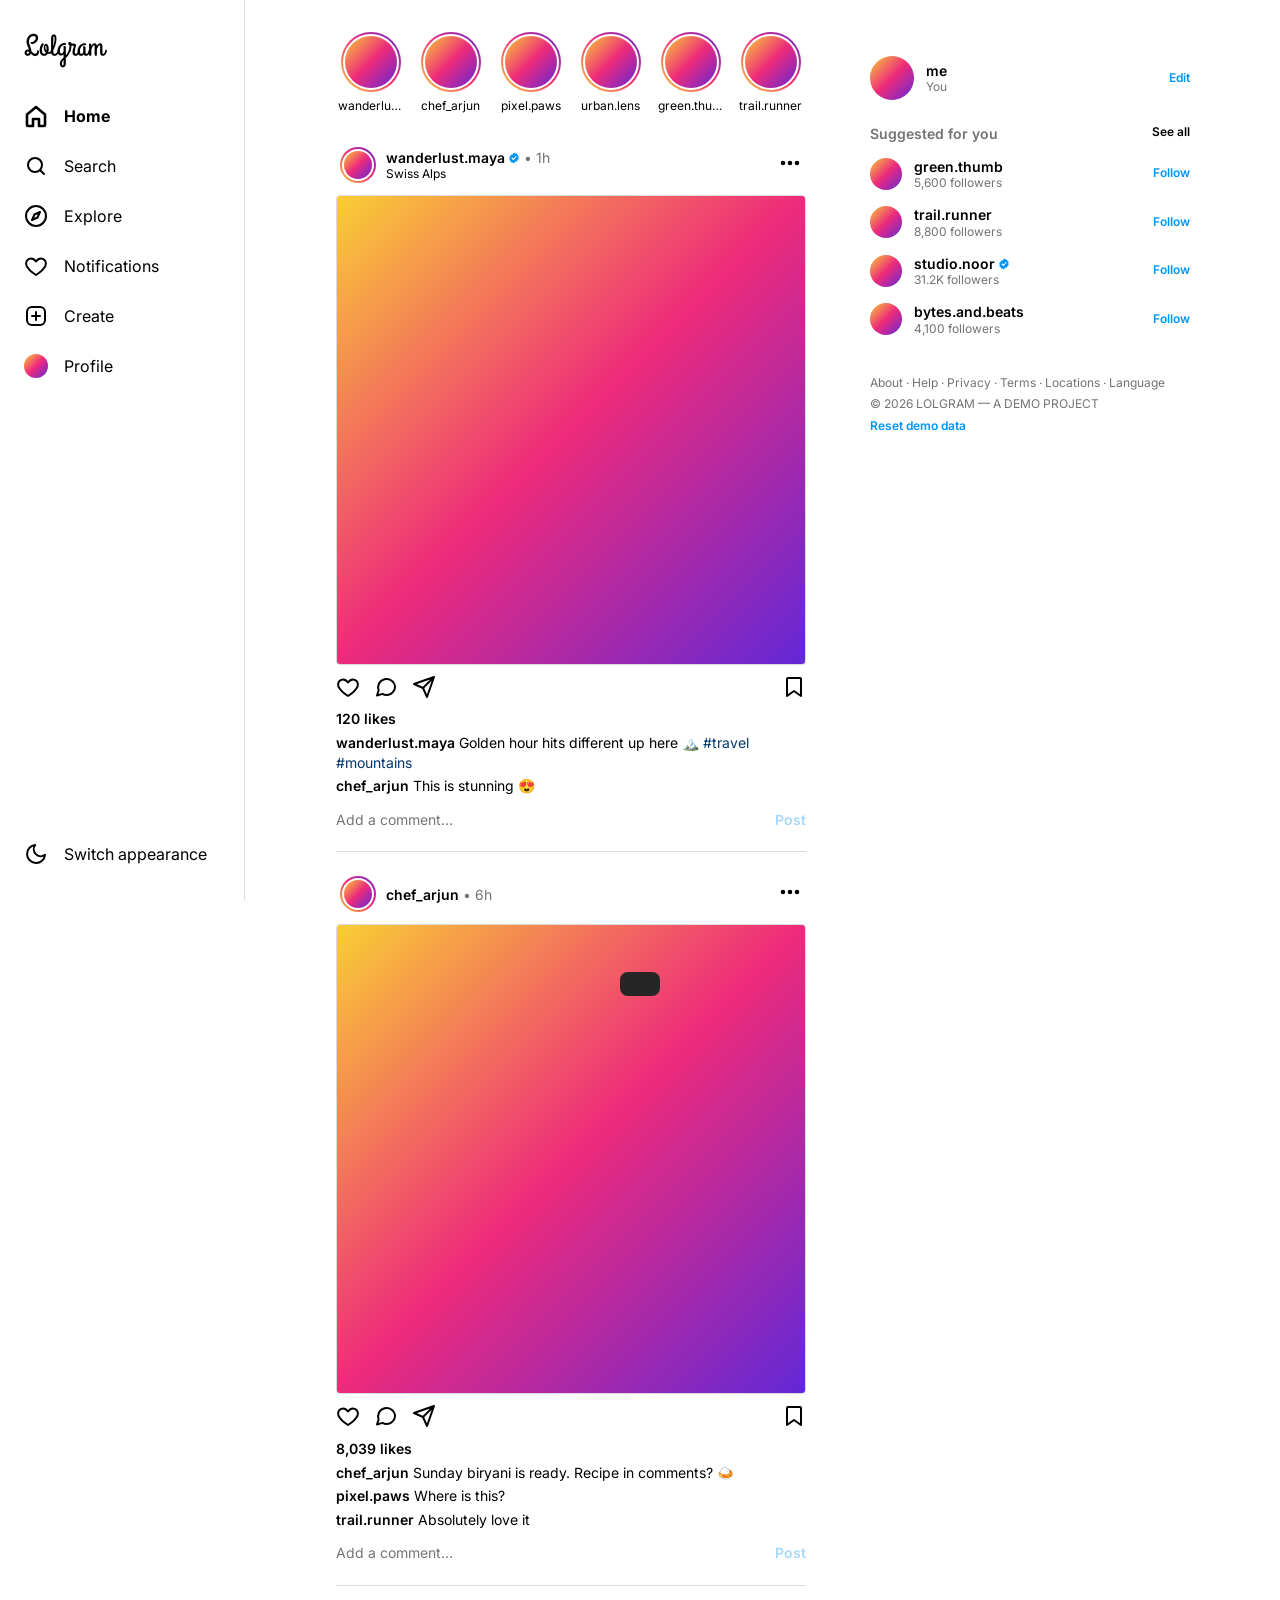
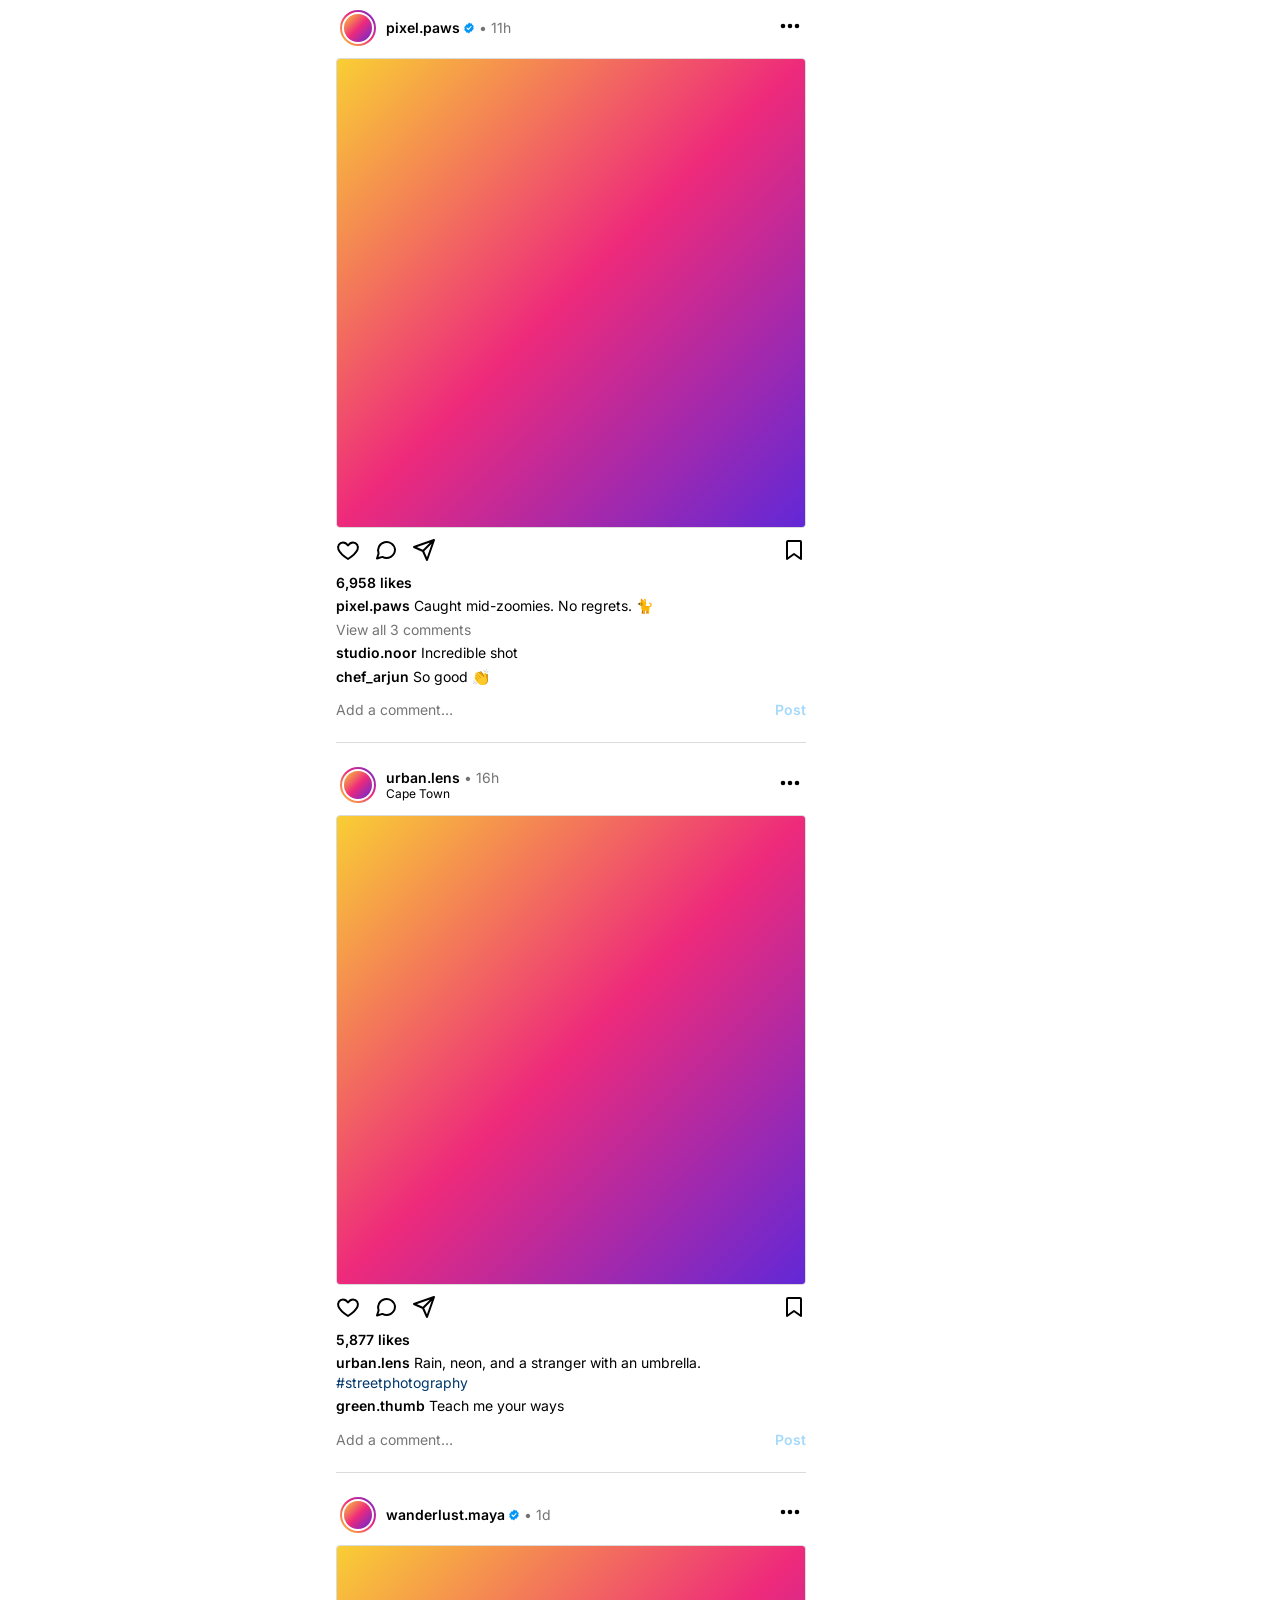
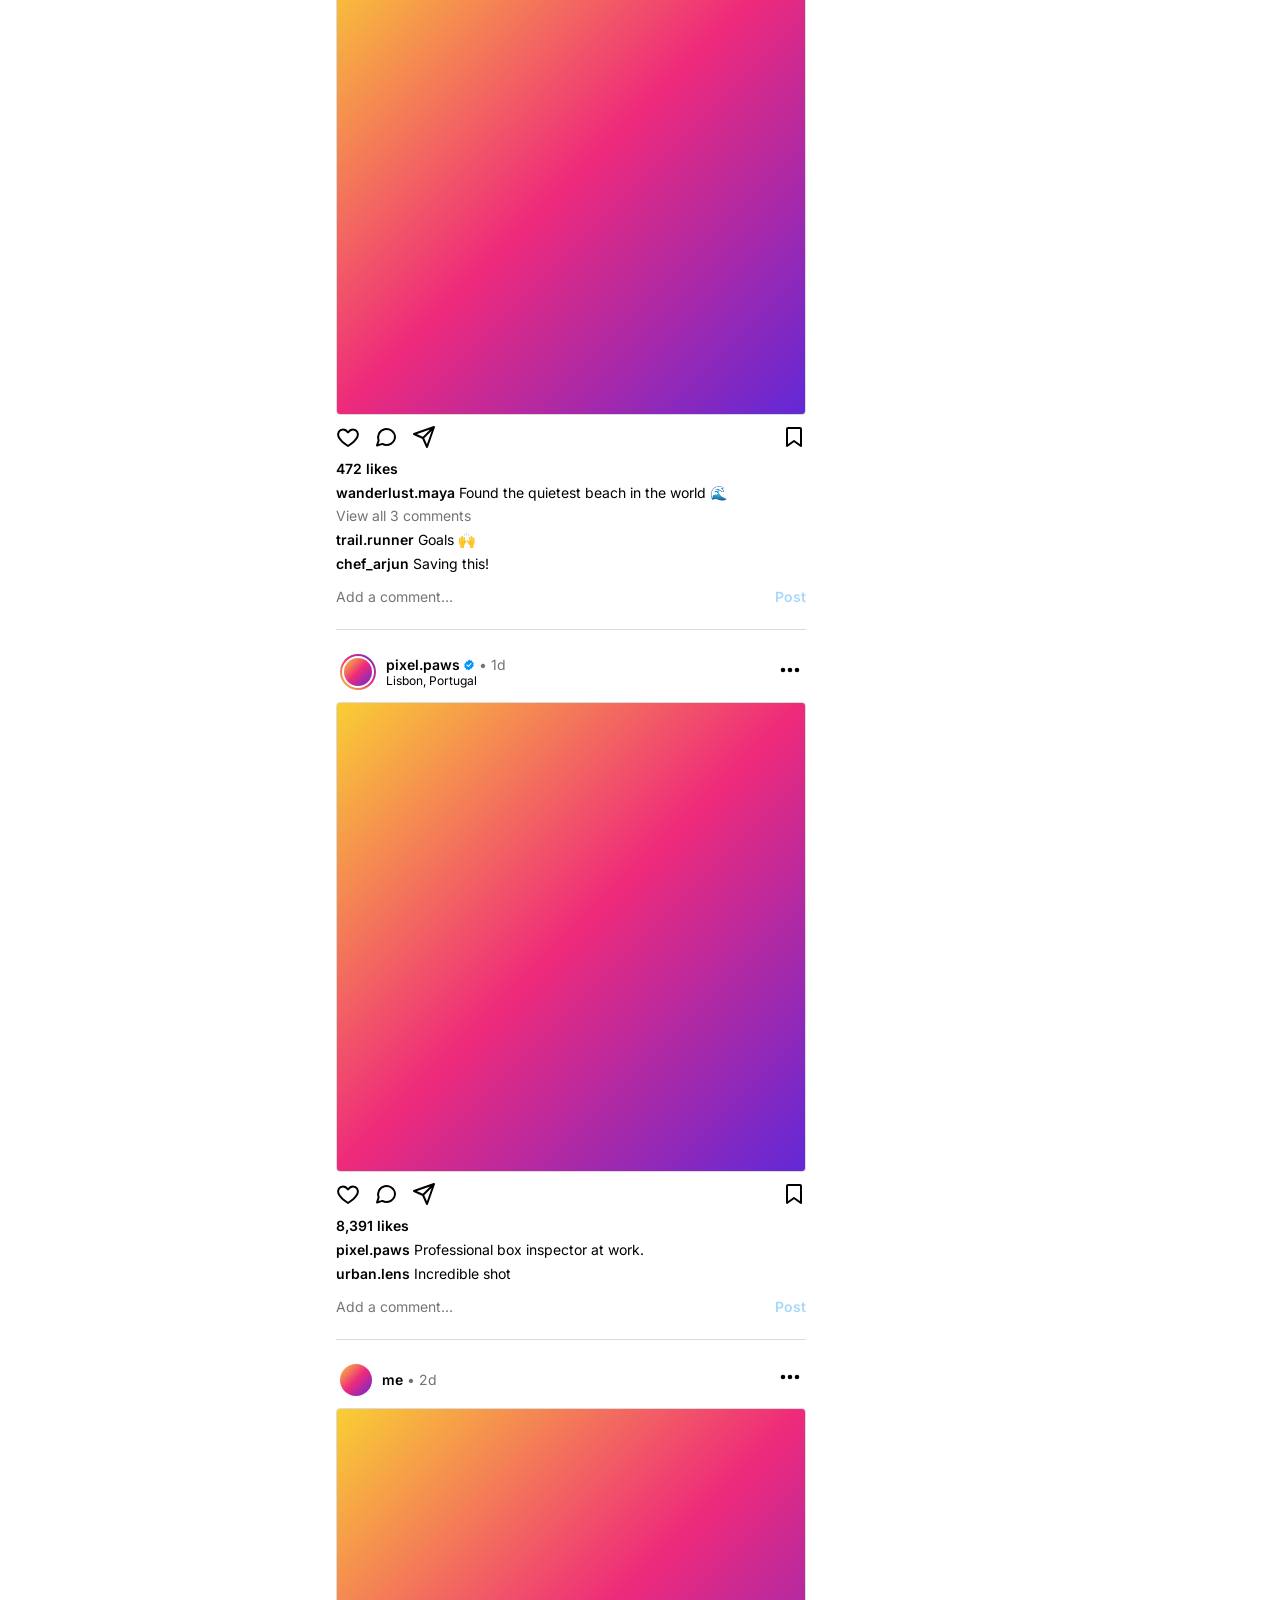
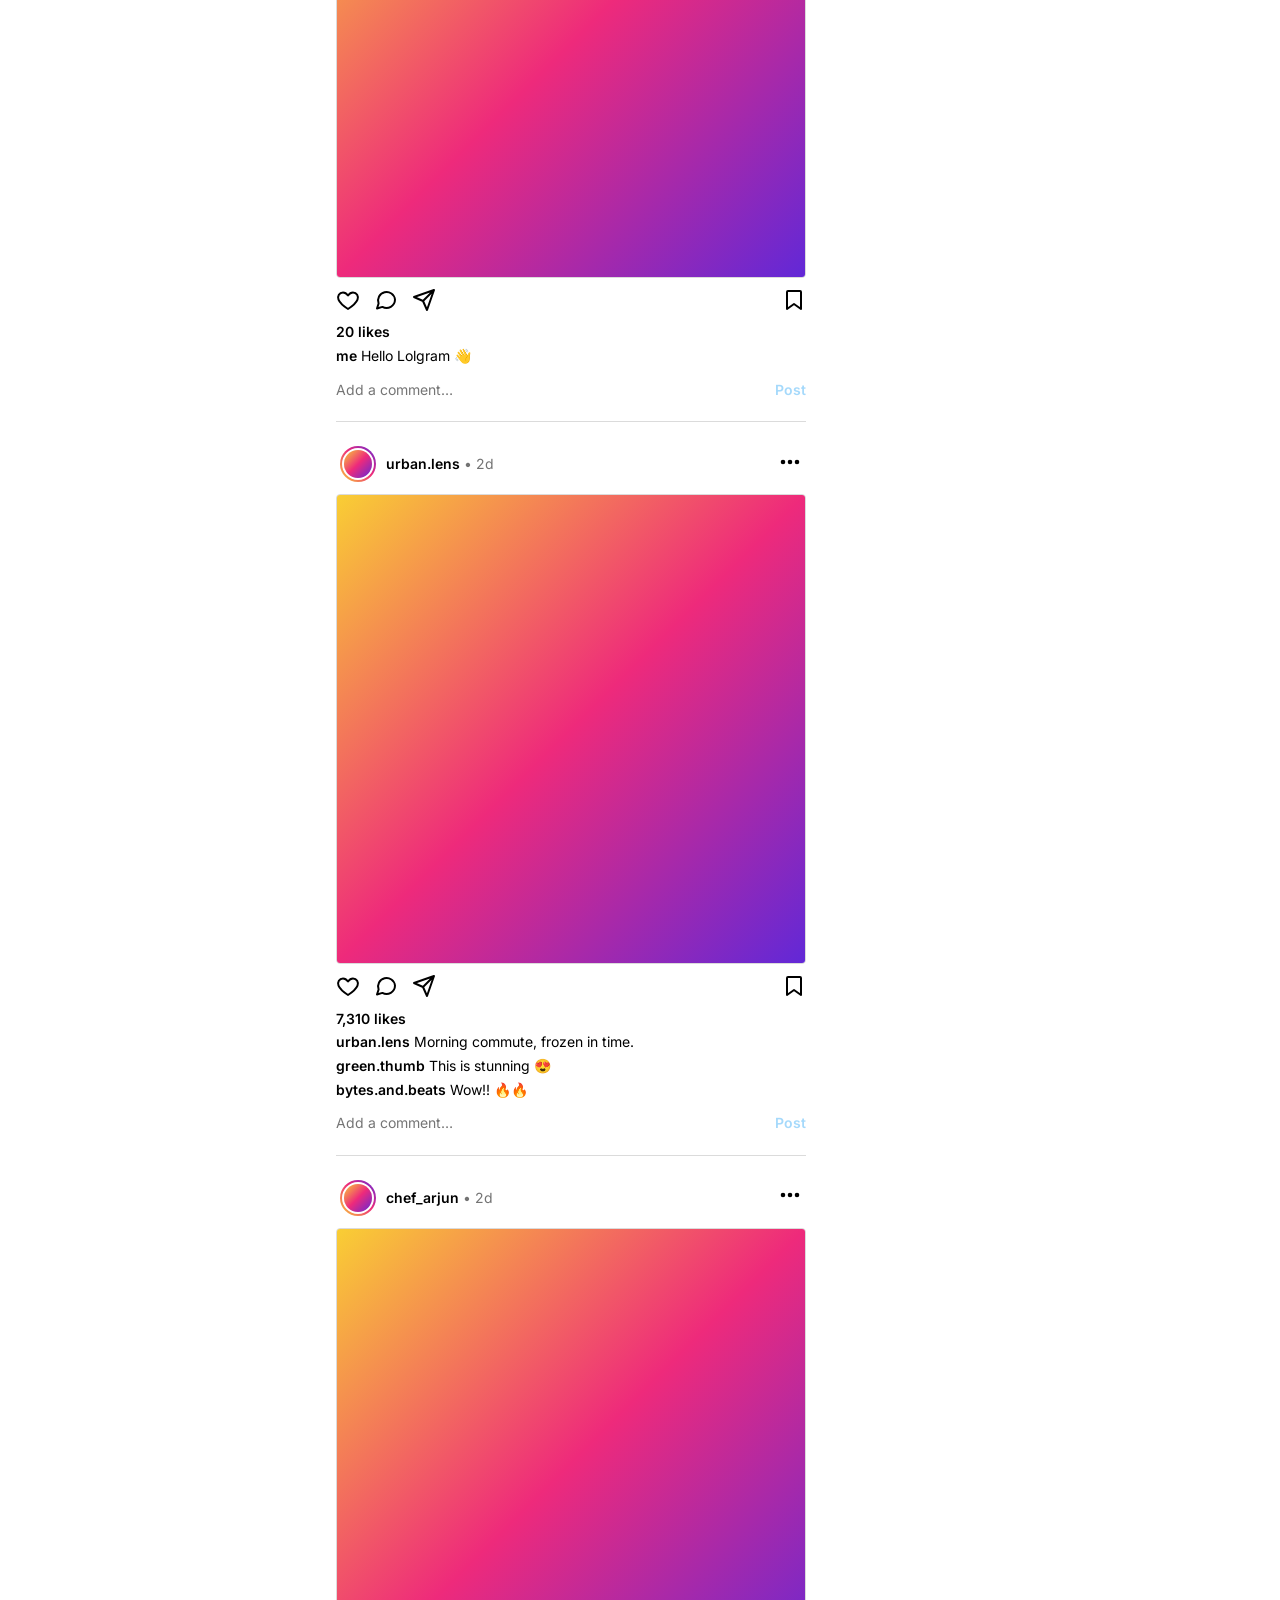
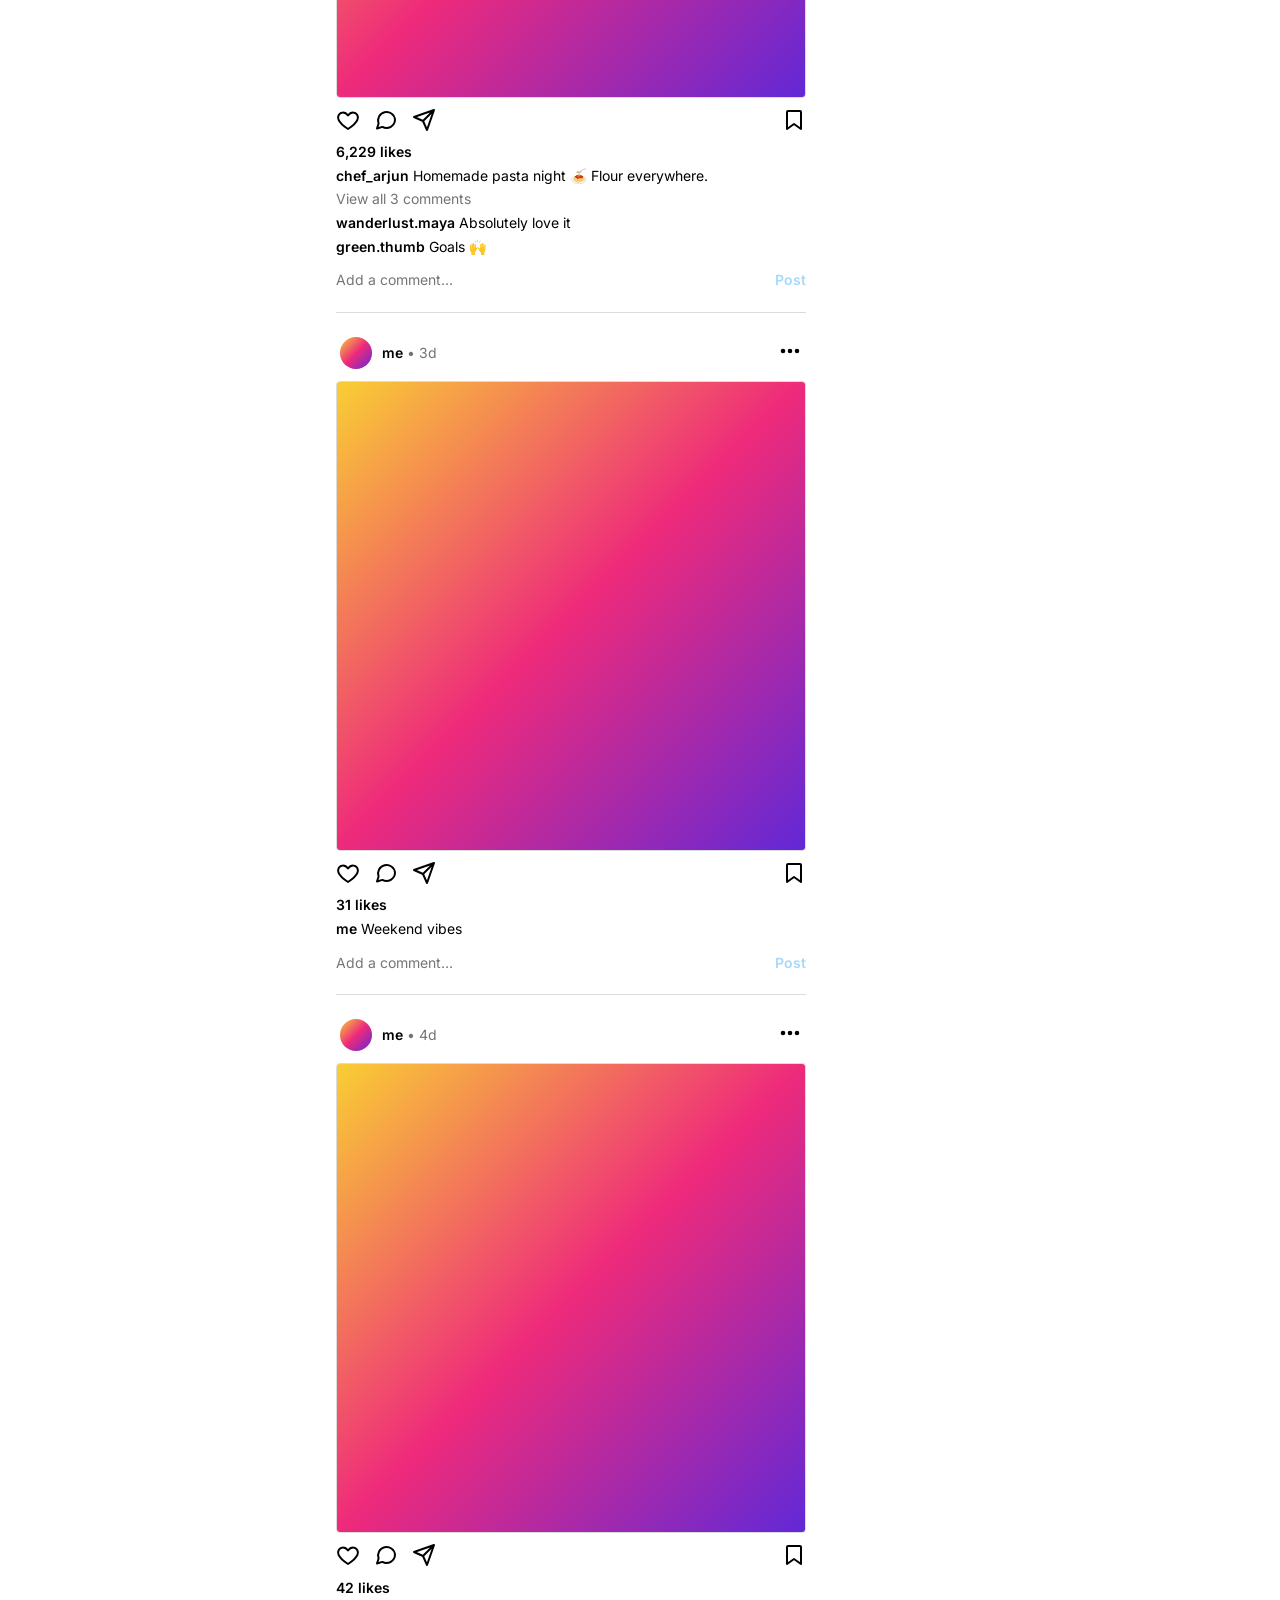
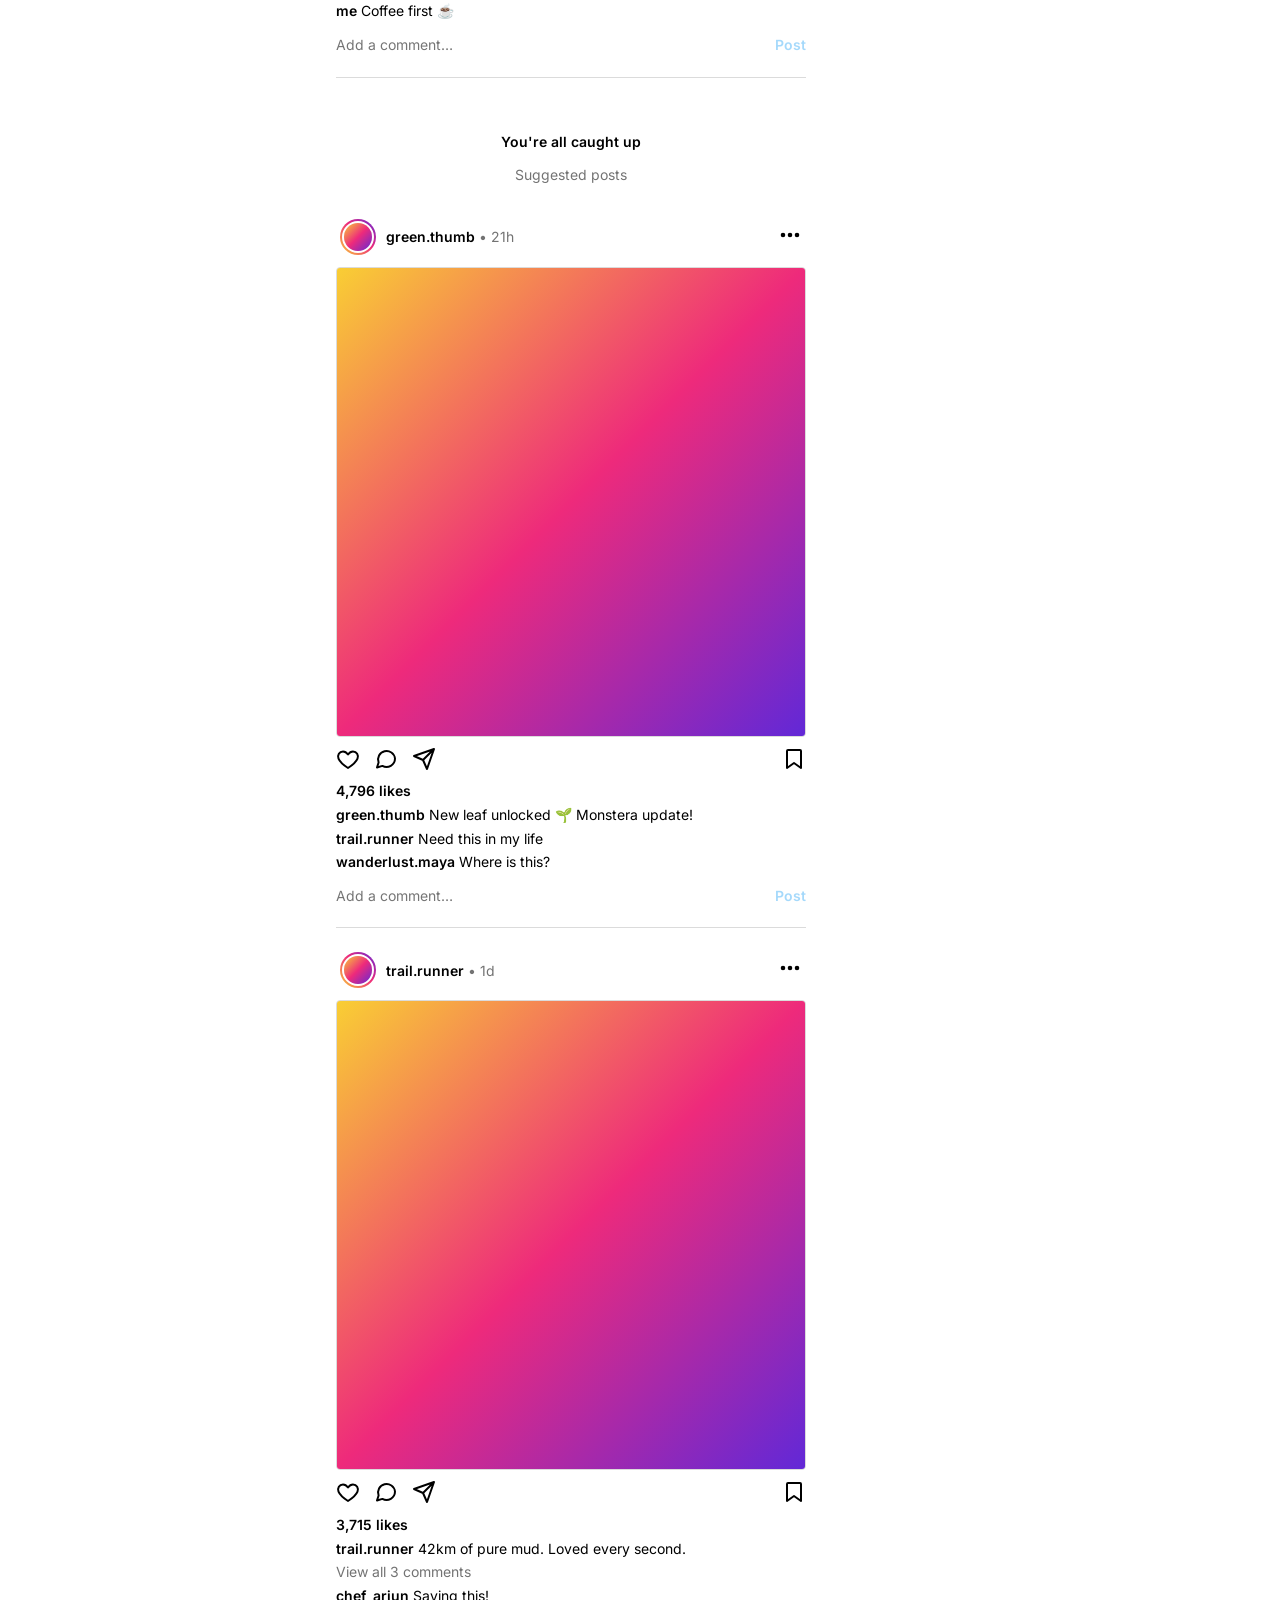
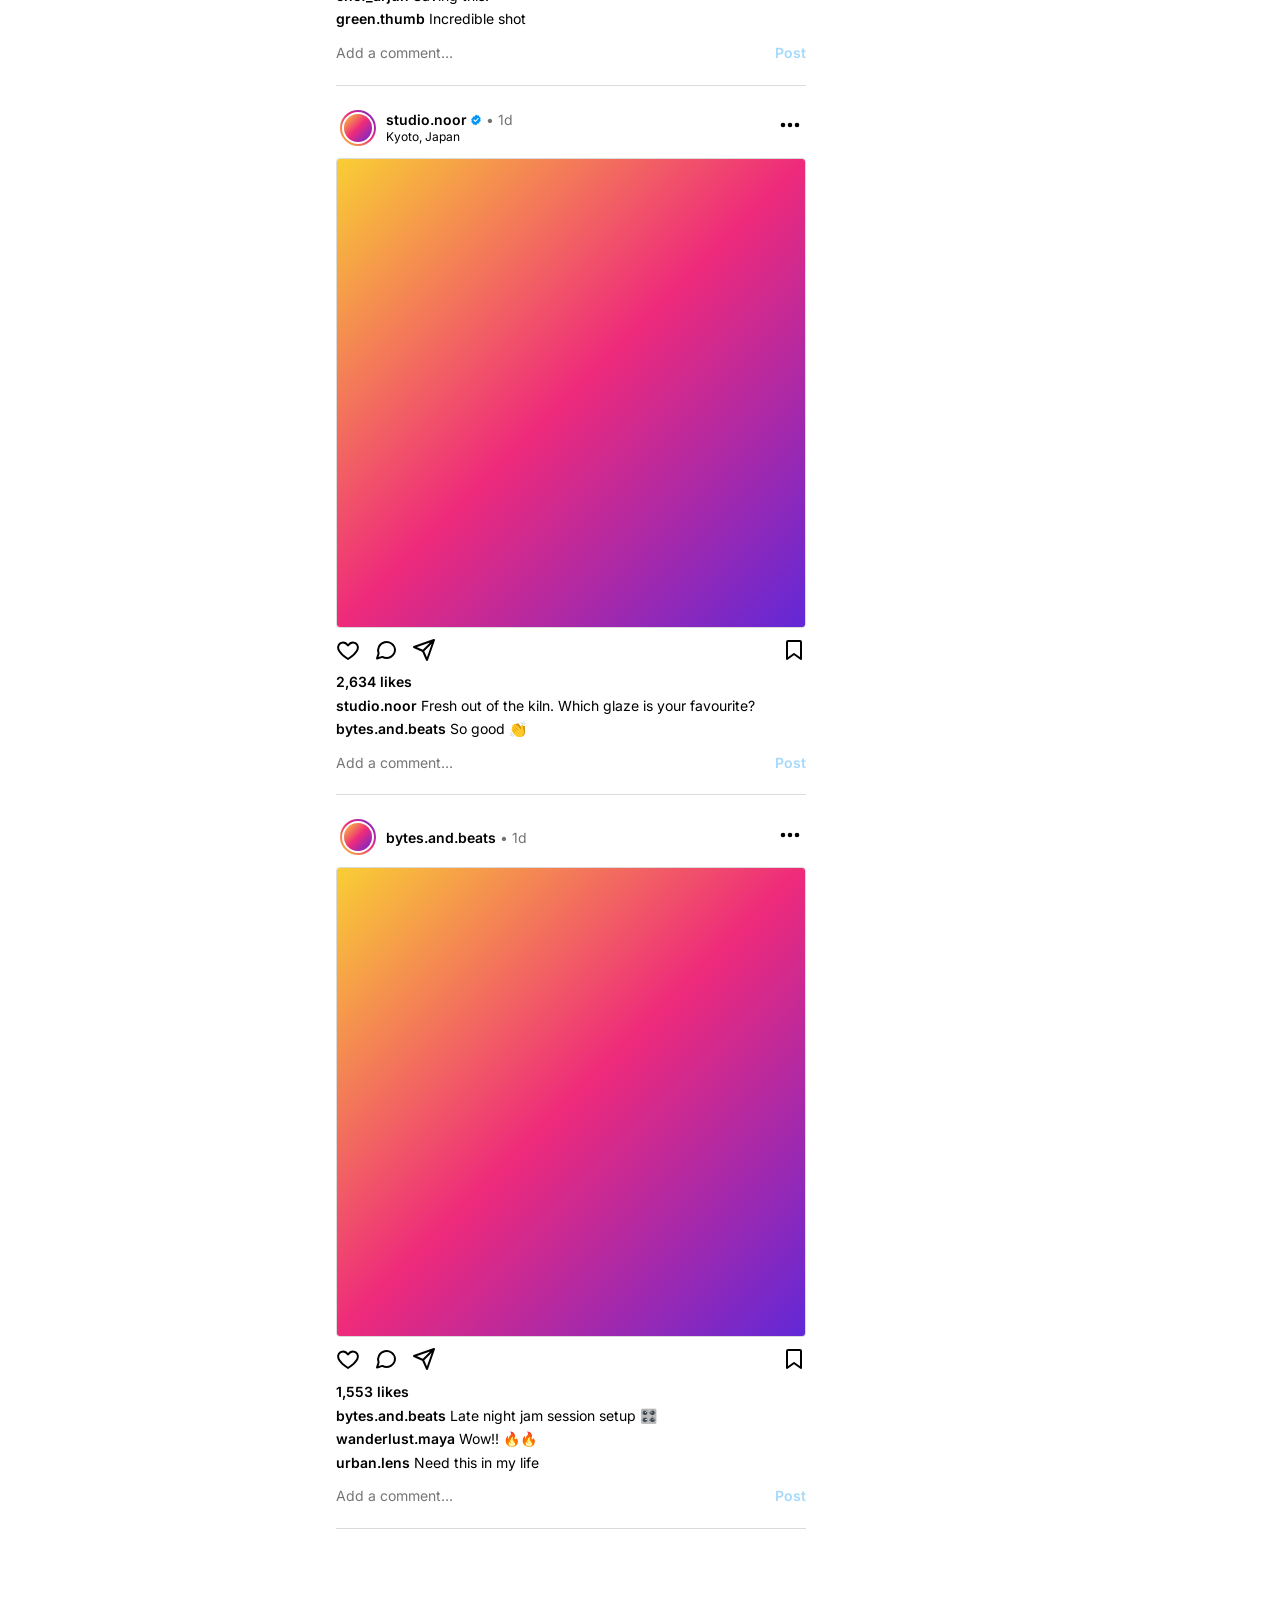
<file: index.html>
<!doctype html>
<html lang="en">
<head>
  <meta charset="utf-8" />
  <meta name="viewport" content="width=device-width, initial-scale=1" />
  <title>Lolgram</title>
  <meta name="description" content="A photo-sharing web app inspired by Instagram, built with plain HTML, CSS and JavaScript." />
  <link rel="preconnect" href="https://fonts.googleapis.com" />
  <link href="https://fonts.googleapis.com/css2?family=Grand+Hotel&family=Inter:wght@400;500;600;700&display=swap" rel="stylesheet" />
  <link rel="stylesheet" href="style.css" />
</head>
<body>
  <!-- Desktop / tablet side navigation -->
  <nav class="sidenav" aria-label="Main">
    <a href="#/" class="brand">Lolgram</a>
    <a href="#/" class="brand-mini" aria-label="Home">L</a>
    <ul>
      <li><a href="#/" data-nav="home"><span class="ico" data-icon="home"></span><span class="lbl">Home</span></a></li>
      <li><button type="button" data-action="search"><span class="ico" data-icon="search"></span><span class="lbl">Search</span></button></li>
      <li><a href="#/explore" data-nav="explore"><span class="ico" data-icon="explore"></span><span class="lbl">Explore</span></a></li>
      <li><button type="button" data-action="notifications"><span class="ico" data-icon="heart"></span><span class="lbl">Notifications</span></button></li>
      <li><button type="button" data-action="create"><span class="ico" data-icon="plus"></span><span class="lbl">Create</span></button></li>
      <li><a href="#/profile/me" data-nav="profile"><img class="avatar xs" data-me-avatar alt="" /><span class="lbl">Profile</span></a></li>
    </ul>
    <button type="button" class="theme-toggle" data-action="theme"><span class="ico" data-icon="moon"></span><span class="lbl">Switch appearance</span></button>
  </nav>

  <!-- Mobile top bar -->
  <header class="topbar">
    <a href="#/" class="brand">Lolgram</a>
    <div class="topbar-actions">
      <button type="button" data-action="search" aria-label="Search"><span class="ico" data-icon="search"></span></button>
      <button type="button" data-action="notifications" aria-label="Notifications"><span class="ico" data-icon="heart"></span></button>
    </div>
  </header>

  <main id="app" tabindex="-1"></main>

  <!-- Mobile bottom navigation -->
  <nav class="bottomnav" aria-label="Main mobile">
    <a href="#/" data-nav="home" aria-label="Home"><span class="ico" data-icon="home"></span></a>
    <a href="#/explore" data-nav="explore" aria-label="Explore"><span class="ico" data-icon="explore"></span></a>
    <button type="button" data-action="create" aria-label="Create"><span class="ico" data-icon="plus"></span></button>
    <button type="button" data-action="theme" aria-label="Switch appearance"><span class="ico" data-icon="moon"></span></button>
    <a href="#/profile/me" data-nav="profile" aria-label="Profile"><img class="avatar xs" data-me-avatar alt="" /></a>
  </nav>

  <!-- Slide-out panel (search / notifications) -->
  <aside class="panel" id="panel" aria-hidden="true"></aside>

  <!-- Modal root -->
  <div class="modal-backdrop" id="modal" hidden></div>

  <!-- Toast -->
  <div class="toast" id="toast" role="status" aria-live="polite"></div>

  <script src="data.js"></script>
  <script src="app.js"></script>
</body>
</html>
</file>
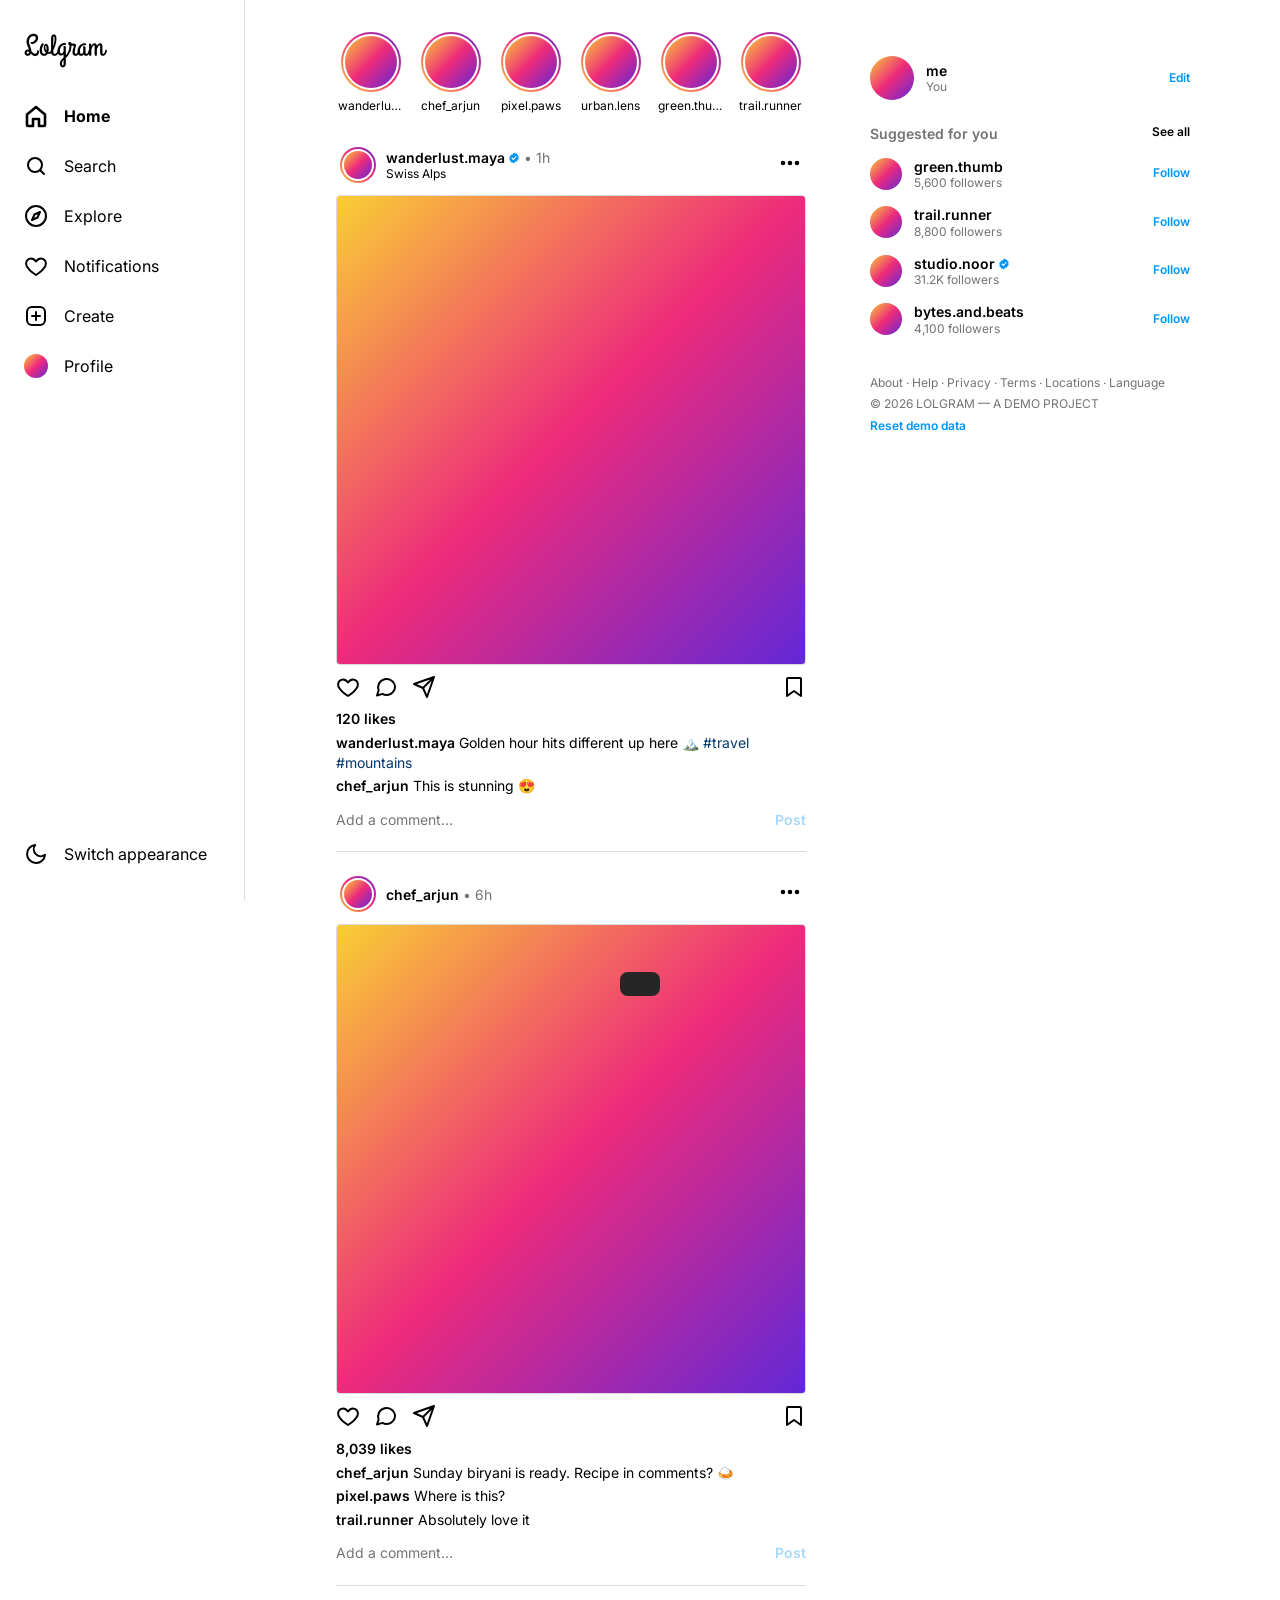
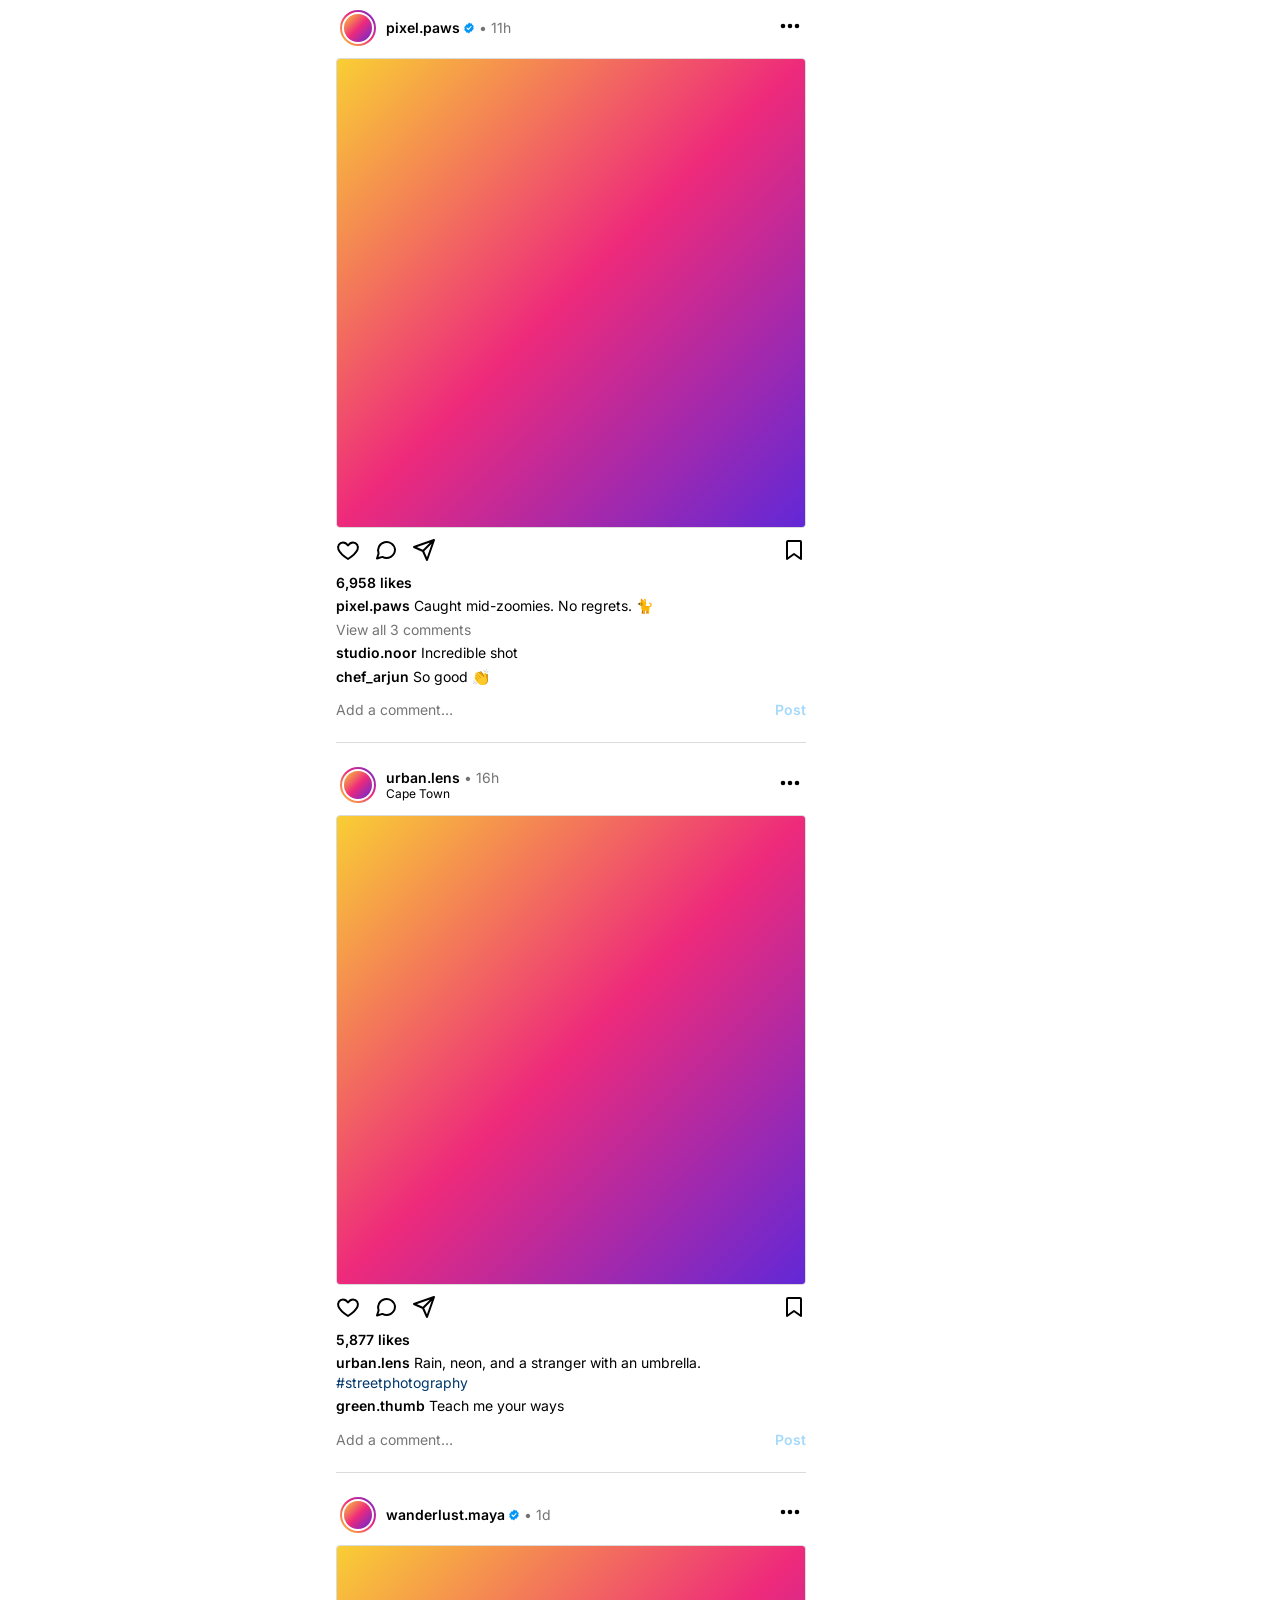
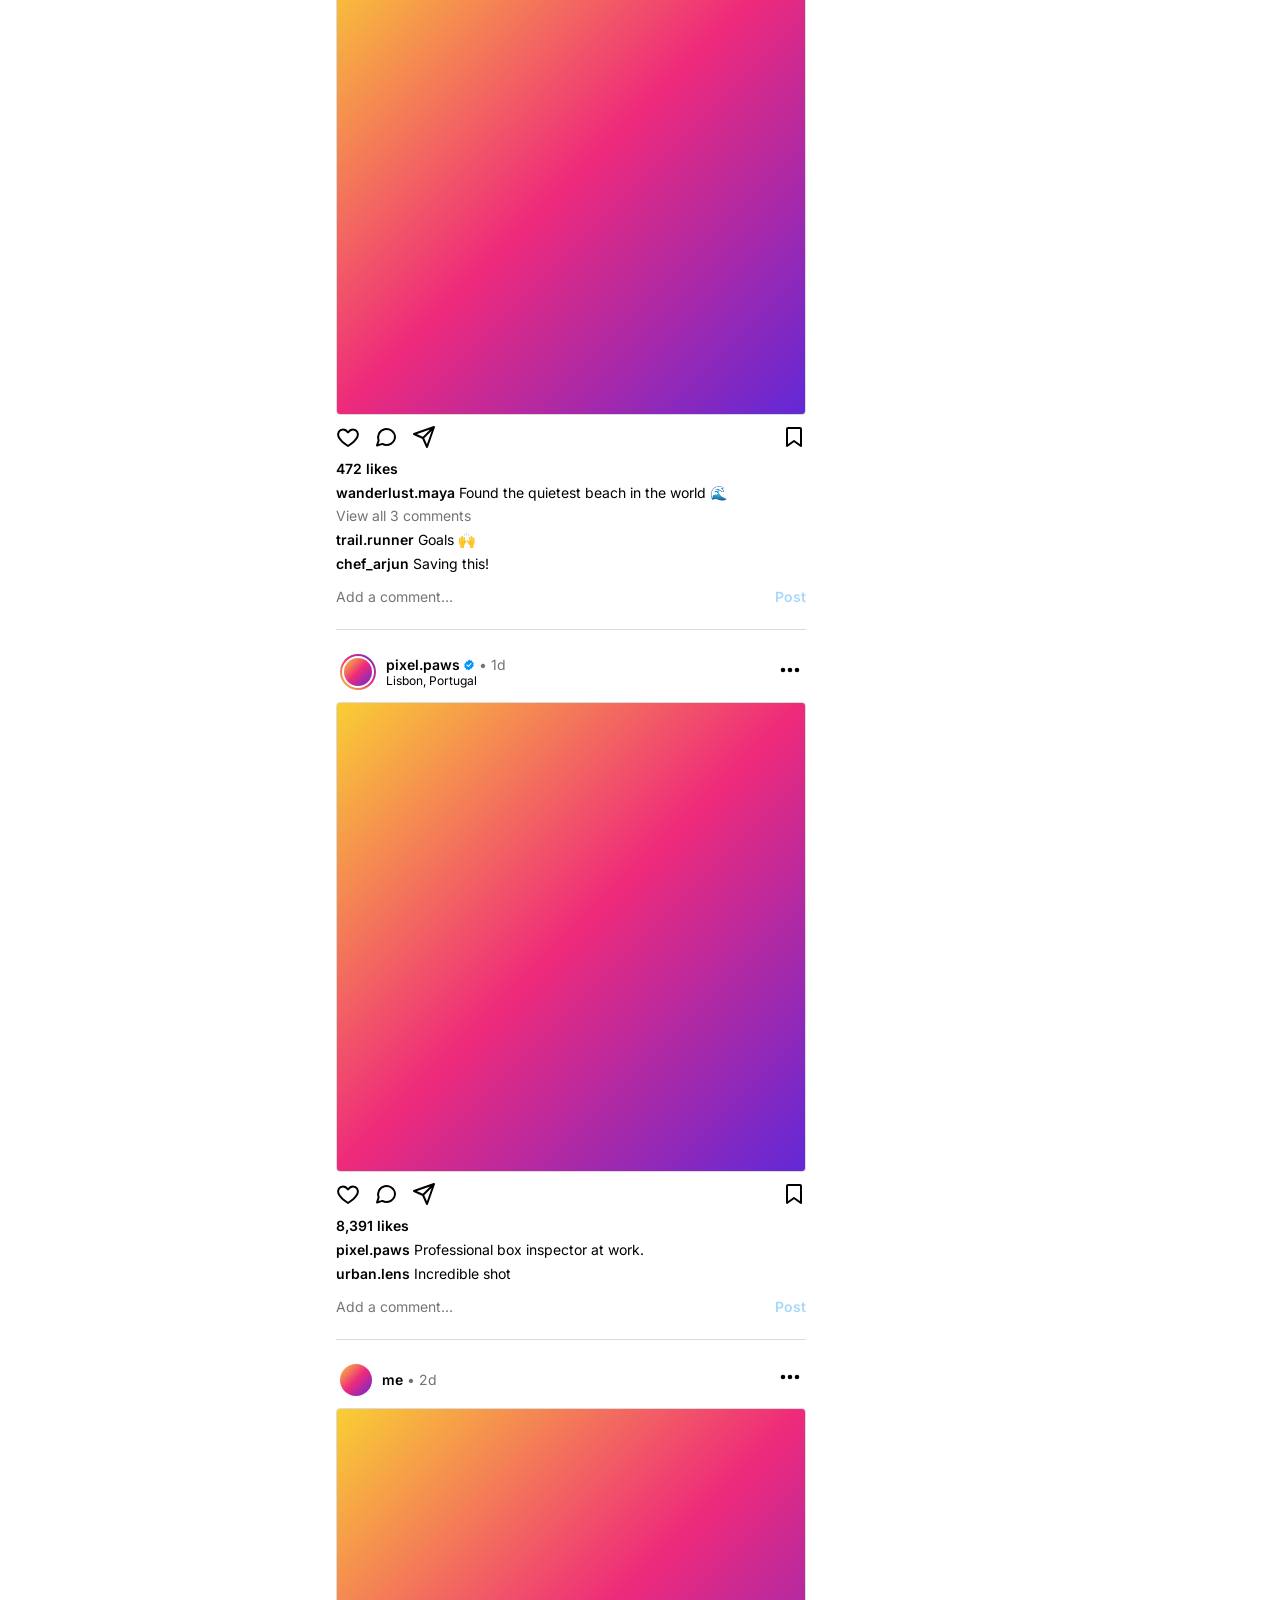
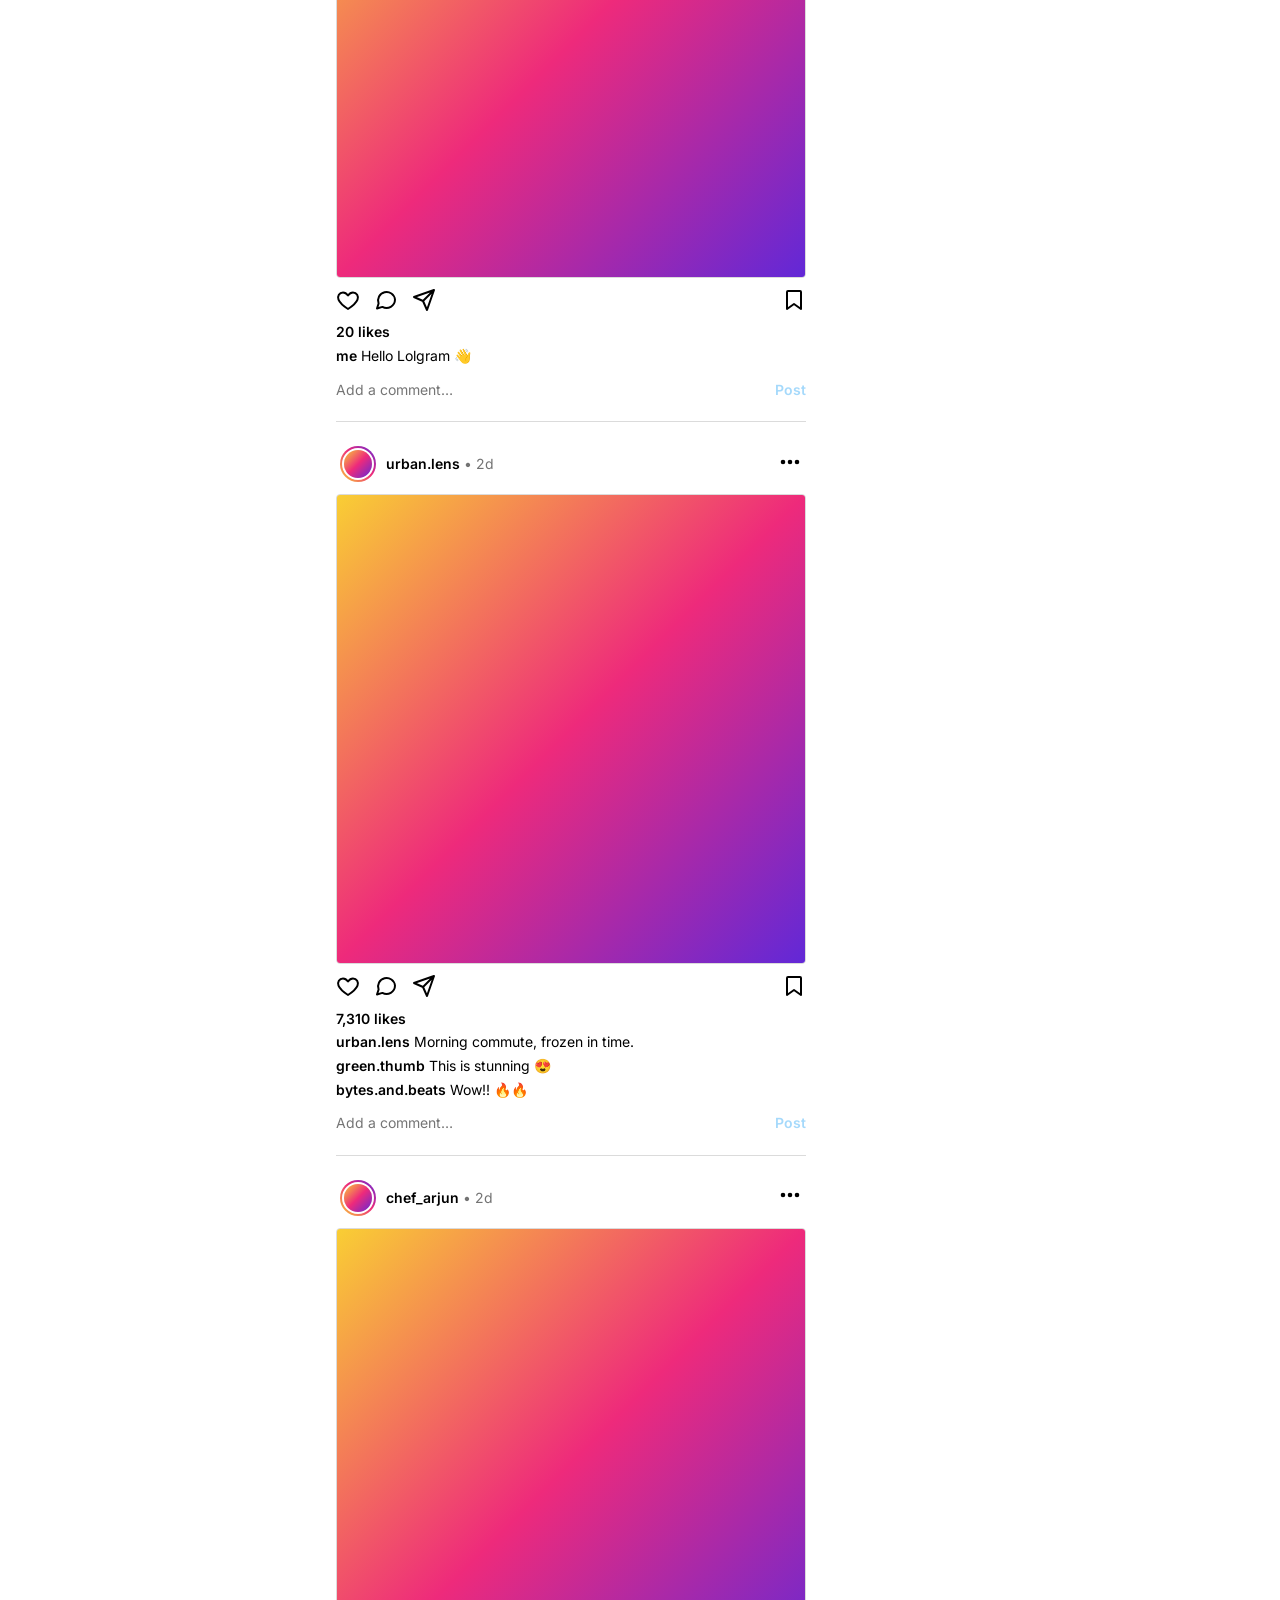
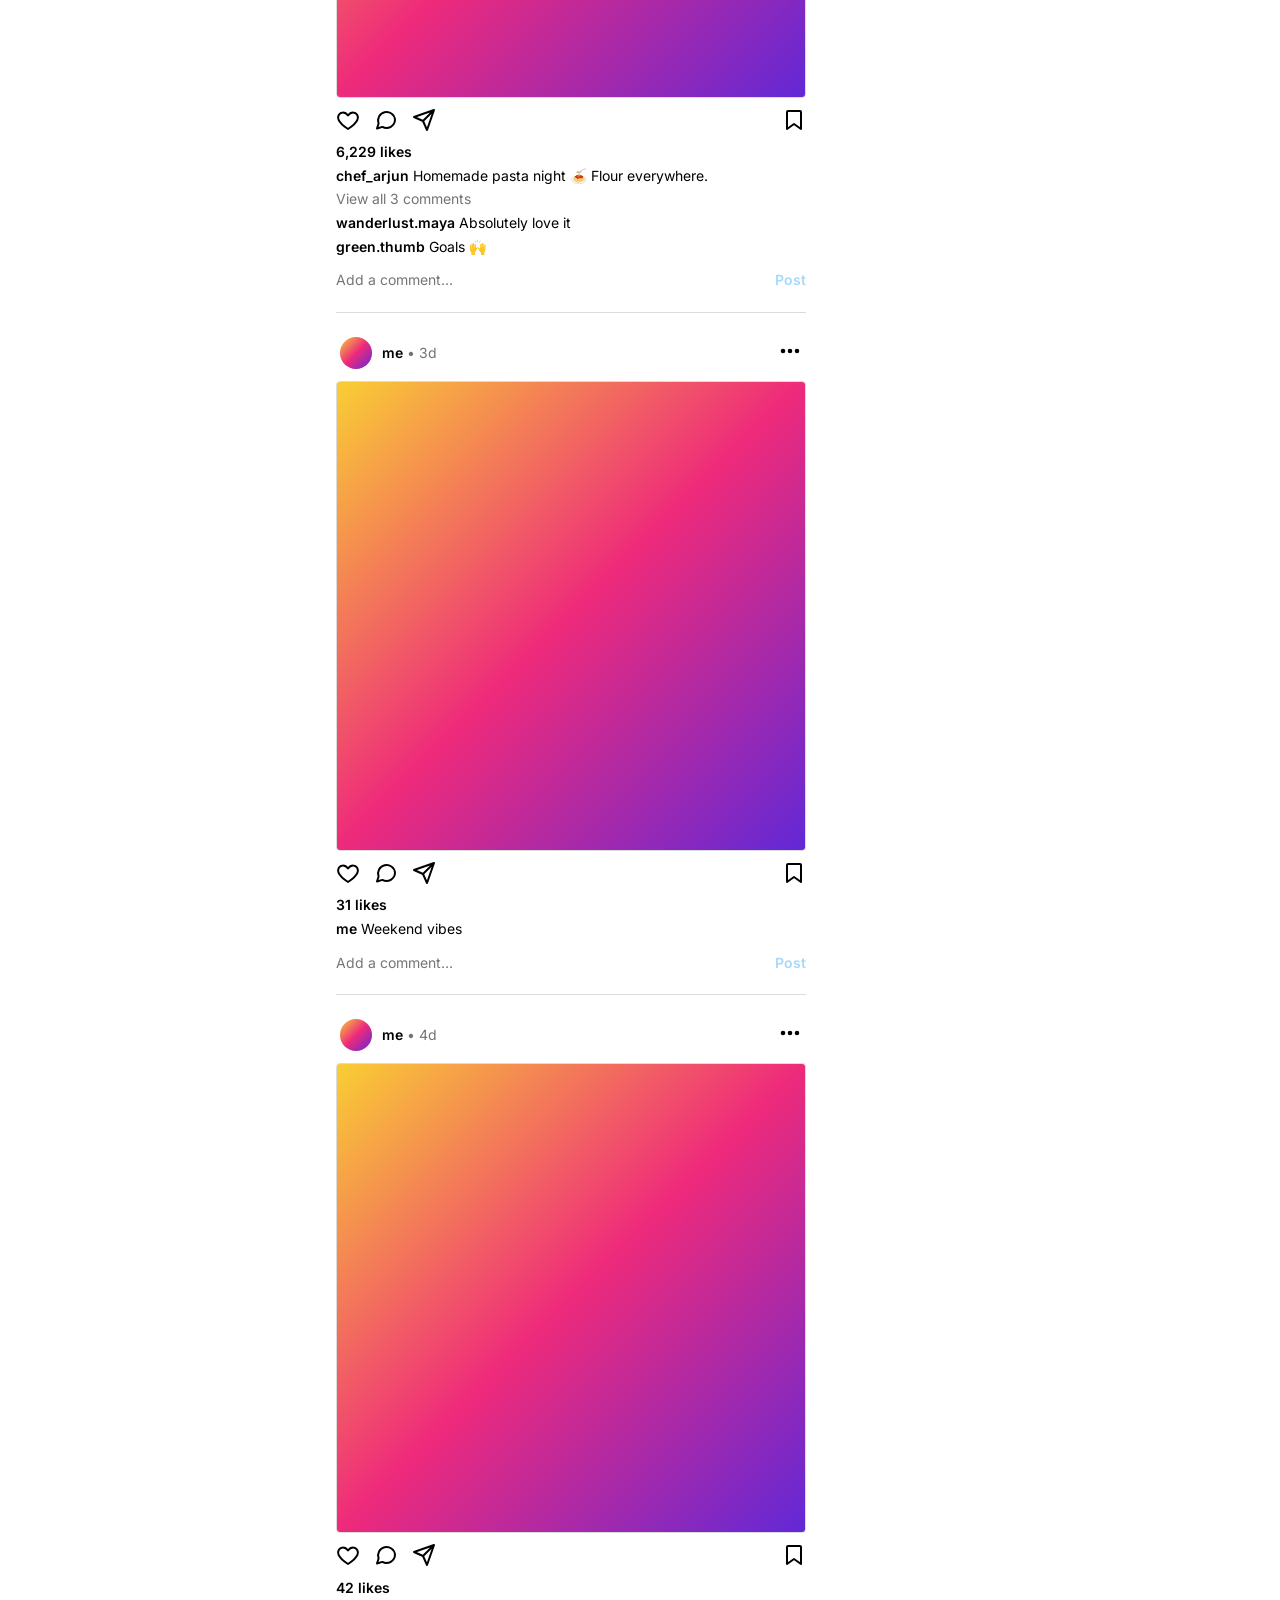
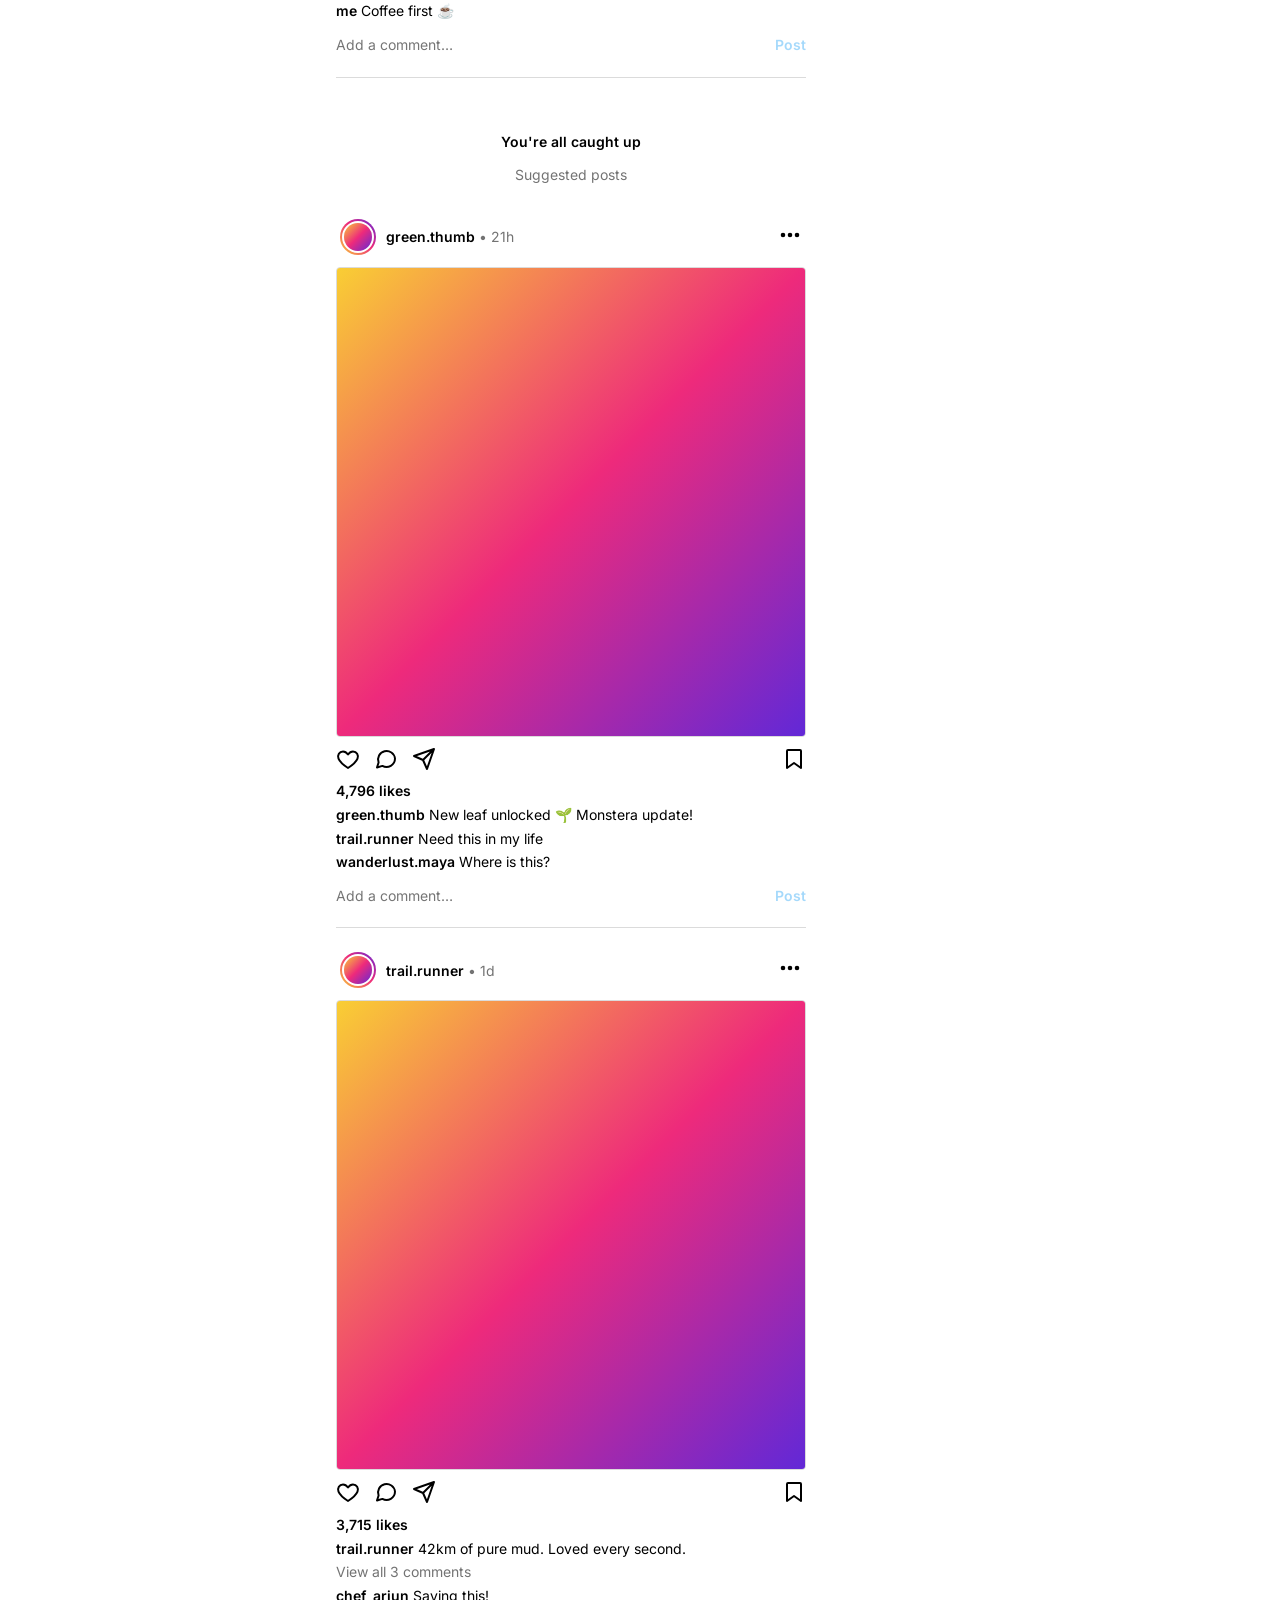
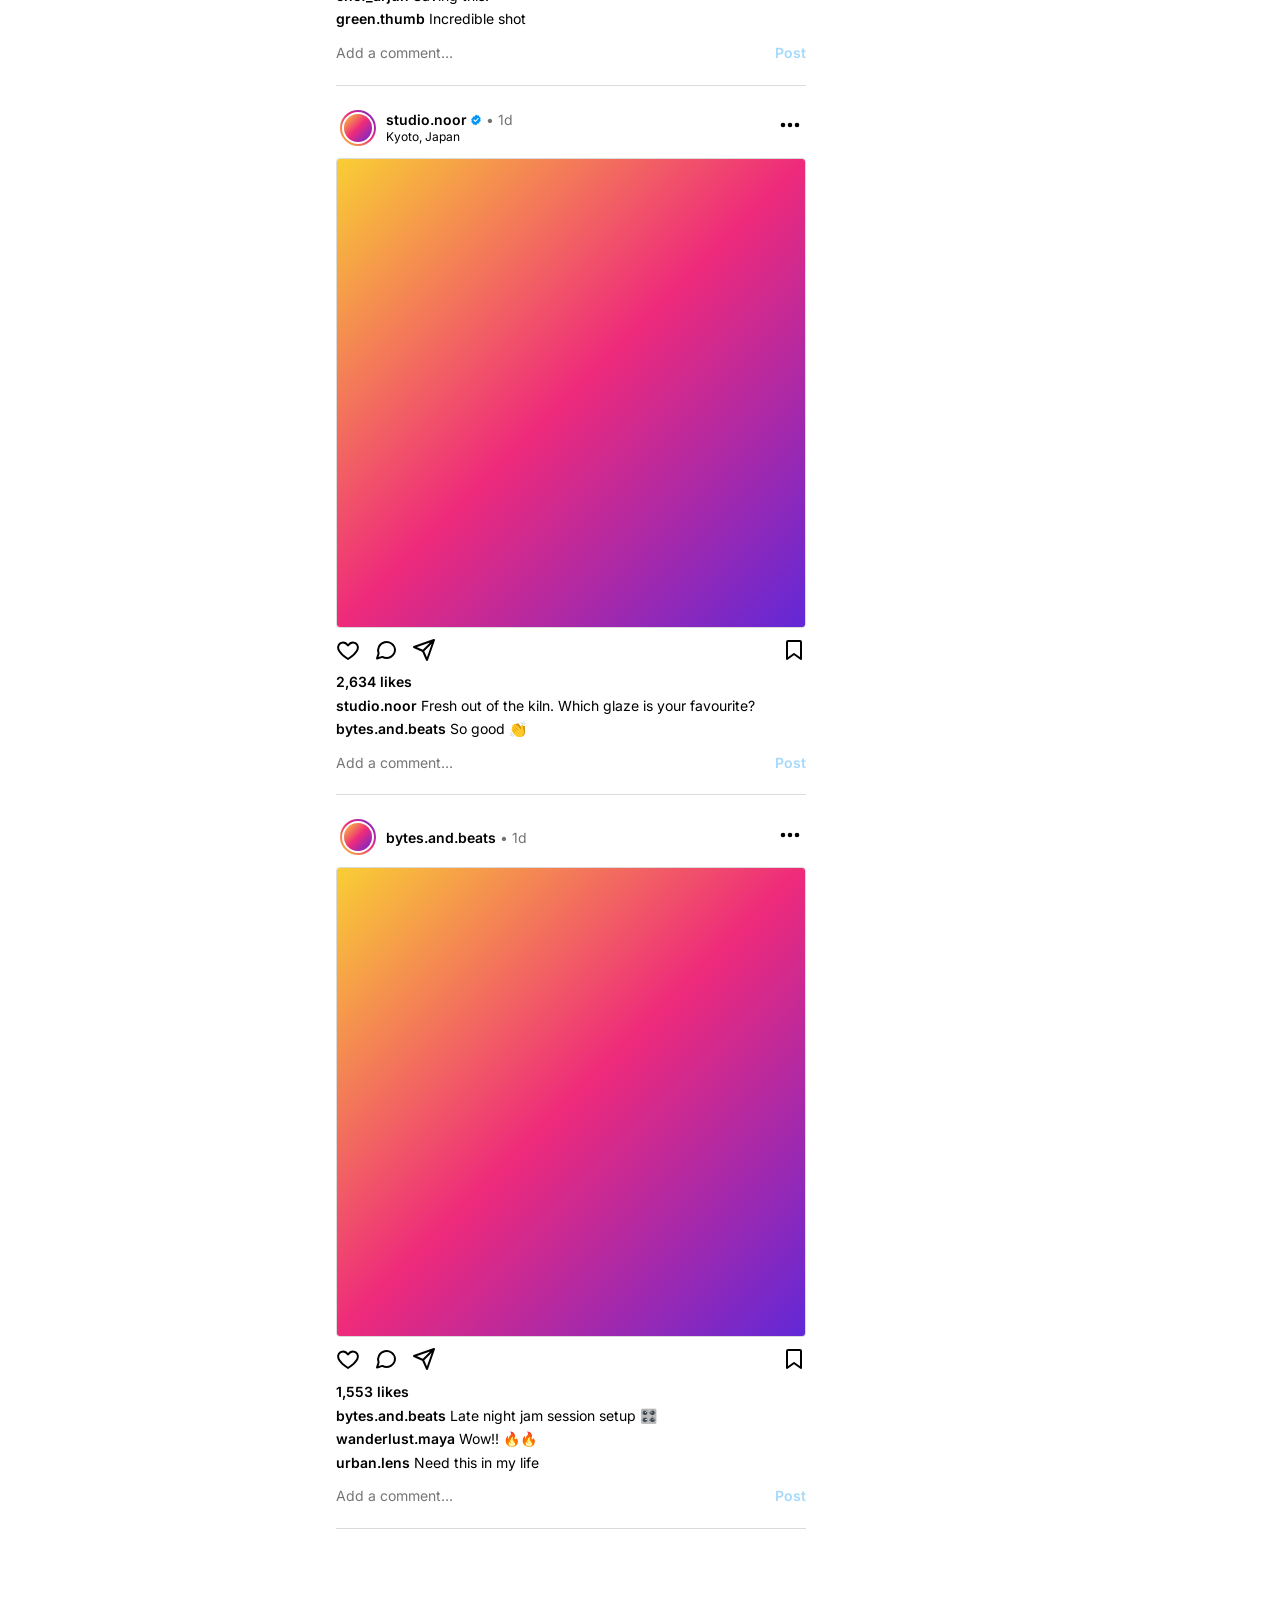
<file: lolgram.html>
<!doctype html>
<html lang="en">
<head>
  <meta charset="utf-8" />
  <meta name="viewport" content="width=device-width, initial-scale=1" />
  <title>Lolgram</title>
  <meta name="description" content="A photo-sharing web app inspired by Instagram, built with plain HTML, CSS and JavaScript." />
  <link rel="preconnect" href="https://fonts.googleapis.com" />
  <link href="https://fonts.googleapis.com/css2?family=Grand+Hotel&family=Inter:wght@400;500;600;700&display=swap" rel="stylesheet" />
  <style>
:root {
  --bg: #ffffff;
  --bg-elev: #ffffff;
  --bg-soft: #efefef;
  --text: #000000;
  --text-2: #737373;
  --border: #dbdbdb;
  --link: #00376b;
  --accent: #0095f6;
  --accent-hover: #1877f2;
  --danger: #ed4956;
  --overlay: rgba(0, 0, 0, 0.65);
  --ring: linear-gradient(45deg, #f9ce34, #ee2a7b 55%, #6228d7);
  --nav-w: 245px;
  --radius: 8px;
  color-scheme: light;
}
:root[data-theme="dark"] {
  --bg: #000000;
  --bg-elev: #262626;
  --bg-soft: #1f1f1f;
  --text: #f5f5f5;
  --text-2: #a8a8a8;
  --border: #363636;
  --link: #e0f1ff;
  --overlay: rgba(0, 0, 0, 0.8);
  color-scheme: dark;
}

* { box-sizing: border-box; }
html, body { margin: 0; }
body {
  background: var(--bg);
  color: var(--text);
  font: 14px/1.4 Inter, -apple-system, BlinkMacSystemFont, "Segoe UI", Roboto, sans-serif;
  -webkit-font-smoothing: antialiased;
}
a { color: inherit; text-decoration: none; }
button { font: inherit; color: inherit; background: none; border: 0; padding: 0; cursor: pointer; }
img { display: block; }
input, textarea { font: inherit; color: inherit; }
.muted { color: var(--text-2); }
.bold { font-weight: 600; }
.hidden { display: none !important; }

/* ---------- icons ---------- */
.ico { display: inline-flex; width: 24px; height: 24px; flex: none; }
.ico svg { width: 100%; height: 100%; }

/* ---------- avatars ---------- */
.avatar { border-radius: 50%; object-fit: cover; background: var(--bg-soft); flex: none; }
.avatar.xs { width: 24px; height: 24px; }
.avatar.sm { width: 32px; height: 32px; }
.avatar.md { width: 44px; height: 44px; }
.avatar.lg { width: 56px; height: 56px; }
.avatar.xl { width: 150px; height: 150px; }
.ring { padding: 2px; border-radius: 50%; background: var(--ring); display: inline-flex; }
.ring.seen { background: var(--border); }
.ring > .avatar { border: 2px solid var(--bg); }

/* ---------- brand ---------- */
.brand { font-family: "Grand Hotel", cursive; font-size: 30px; line-height: 1; }

/* ---------- side nav ---------- */
.sidenav {
  position: fixed; inset: 0 auto 0 0; width: var(--nav-w);
  border-right: 1px solid var(--border); background: var(--bg);
  padding: 32px 12px 20px; display: flex; flex-direction: column; z-index: 20;
}
.sidenav .brand { padding: 0 12px 28px; display: block; }
.sidenav .brand-mini { display: none; }
.sidenav ul { list-style: none; margin: 0; padding: 0; flex: 1; }
.sidenav li a, .sidenav li button, .sidenav .theme-toggle {
  display: flex; align-items: center; gap: 16px; width: 100%;
  padding: 12px; margin: 2px 0; border-radius: var(--radius); font-size: 16px; text-align: left;
  transition: background .15s;
}
.sidenav li a:hover, .sidenav li button:hover, .sidenav .theme-toggle:hover { background: var(--bg-soft); }
.sidenav a.active { font-weight: 700; }
.sidenav a.active .ico svg { stroke-width: 2.6; }

.topbar, .bottomnav { display: none; }

main { margin-left: var(--nav-w); min-height: 100vh; outline: none; }

/* ---------- home layout ---------- */
.home { display: flex; justify-content: center; gap: 64px; padding: 24px 16px 60px; }
.feed { width: 100%; max-width: 470px; }
.rail { width: 320px; padding-top: 24px; flex: none; }

/* stories */
.stories {
  display: flex; gap: 14px; overflow-x: auto; padding: 8px 2px 16px; margin-bottom: 8px;
  scrollbar-width: none;
}
.stories::-webkit-scrollbar { display: none; }
.story { display: flex; flex-direction: column; align-items: center; gap: 6px; width: 66px; flex: none; }
.story .avatar { width: 56px; height: 56px; }
.story span { font-size: 12px; width: 100%; text-align: center; overflow: hidden; text-overflow: ellipsis; white-space: nowrap; }

/* posts */
.post { border-bottom: 1px solid var(--border); padding-bottom: 16px; margin-bottom: 16px; }
.post-head { display: flex; align-items: center; gap: 10px; padding: 8px 4px 12px; }
.post-head .who { flex: 1; min-width: 0; line-height: 1.25; }
.post-head .who a { font-weight: 600; }
.post-head .loc { font-size: 12px; }
.post-media { position: relative; border: 1px solid var(--border); border-radius: 4px; overflow: hidden; background: var(--bg-soft); aspect-ratio: 1 / 1; user-select: none; touch-action: manipulation; }
.post-media img { width: 100%; height: 100%; object-fit: cover; }
.big-heart {
  position: absolute; inset: 0; margin: auto; width: 96px; height: 96px; color: #fff;
  filter: drop-shadow(0 4px 12px rgba(0,0,0,.35)); opacity: 0; transform: scale(.3); pointer-events: none;
}
.big-heart.pop { animation: pop 0.9s ease forwards; }
@keyframes pop {
  0% { opacity: 0; transform: scale(.3); }
  15% { opacity: 1; transform: scale(1.15); }
  30% { transform: scale(.95); }
  45%, 80% { opacity: 1; transform: scale(1); }
  100% { opacity: 0; transform: scale(.6); }
}
.actions { display: flex; align-items: center; gap: 14px; padding: 10px 0 6px; }
.actions .spacer { flex: 1; }
.actions button:hover { opacity: .6; }
.liked { color: var(--danger); }
.liked svg { fill: currentColor; }
.saved svg { fill: currentColor; }
.like-anim { animation: likebump .35s ease; }
@keyframes likebump { 50% { transform: scale(1.25); } }
.likes { font-weight: 600; margin-bottom: 4px; }
.caption { margin: 0 0 4px; white-space: pre-wrap; word-wrap: break-word; }
.caption a.user, .comment a.user { font-weight: 600; margin-right: 4px; }
.tag { color: var(--link); }
.view-comments { color: var(--text-2); display: block; margin: 4px 0; }
.time { color: var(--text-2); font-size: 12px; text-transform: uppercase; letter-spacing: .02em; }
.add-comment { display: flex; align-items: center; gap: 8px; margin-top: 8px; }
.add-comment input { flex: 1; border: 0; background: none; padding: 6px 0; outline: none; }
.add-comment button { color: var(--accent); font-weight: 600; }
.add-comment button:disabled { opacity: .35; cursor: default; }

/* rail */
.me-row, .sugg { display: flex; align-items: center; gap: 12px; padding: 8px 0; }
.me-row .who, .sugg .who { flex: 1; min-width: 0; line-height: 1.25; }
.me-row .who a, .sugg .who a { font-weight: 600; }
.who small { color: var(--text-2); font-size: 12px; display: block; overflow: hidden; text-overflow: ellipsis; white-space: nowrap; }
.link-btn { color: var(--accent); font-weight: 600; font-size: 12px; }
.link-btn:hover { color: var(--link); }
.rail-head { display: flex; justify-content: space-between; margin: 16px 0 6px; }
.rail-head span { color: var(--text-2); font-weight: 600; }
.footer-links { margin-top: 28px; font-size: 12px; color: var(--text-2); line-height: 1.8; }

.verified { display: inline-block; width: 12px; height: 12px; vertical-align: -1px; margin-left: 3px; color: var(--accent); }

/* ---------- buttons ---------- */
.btn {
  display: inline-flex; align-items: center; justify-content: center; gap: 6px;
  padding: 7px 16px; border-radius: var(--radius); font-weight: 600; font-size: 14px;
  background: var(--bg-soft); transition: background .15s, opacity .15s;
}
.btn:hover { filter: brightness(.95); }
.btn.primary { background: var(--accent); color: #fff; }
.btn.primary:hover { background: var(--accent-hover); filter: none; }
.btn:disabled { opacity: .5; cursor: default; }

/* ---------- profile ---------- */
.profile { max-width: 935px; margin: 0 auto; padding: 30px 20px 60px; }
.profile-head { display: flex; gap: 80px; align-items: flex-start; padding: 0 40px 44px; border-bottom: 1px solid var(--border); }
.profile-head .avatar-wrap { flex: none; }
.profile-info { flex: 1; min-width: 0; }
.profile-row { display: flex; align-items: center; gap: 12px; flex-wrap: wrap; margin-bottom: 20px; }
.profile-row h1 { font-size: 20px; font-weight: 400; margin: 0 8px 0 0; }
.counts { display: flex; gap: 40px; list-style: none; padding: 0; margin: 0 0 20px; font-size: 16px; }
.counts b { font-weight: 600; }
.profile-name { font-weight: 600; }
.profile-bio { white-space: pre-wrap; margin: 2px 0 0; }
.tabs { display: flex; justify-content: center; gap: 60px; }
.tabs button {
  display: flex; align-items: center; gap: 6px; padding: 16px 0; margin-top: -1px;
  font-size: 12px; font-weight: 600; letter-spacing: .08em; text-transform: uppercase; color: var(--text-2);
  border-top: 1px solid transparent;
}
.tabs button .ico { width: 12px; height: 12px; }
.tabs button.active { color: var(--text); border-top-color: var(--text); }

/* grid */
.grid { display: grid; grid-template-columns: repeat(3, 1fr); gap: 4px; }
.tile { position: relative; aspect-ratio: 1 / 1; background: var(--bg-soft); overflow: hidden; cursor: pointer; }
.tile img { width: 100%; height: 100%; object-fit: cover; }
.tile .hover {
  position: absolute; inset: 0; display: flex; align-items: center; justify-content: center; gap: 24px;
  background: rgba(0,0,0,.3); color: #fff; font-weight: 700; font-size: 16px; opacity: 0; transition: opacity .15s;
}
.tile .hover span { display: inline-flex; align-items: center; gap: 6px; }
.tile .hover svg { fill: #fff; width: 20px; height: 20px; }
.tile:hover .hover, .tile:focus-visible .hover { opacity: 1; }
.empty { text-align: center; padding: 60px 20px; color: var(--text-2); }
.empty h2 { color: var(--text); font-size: 28px; font-weight: 800; margin: 12px 0 8px; }

/* explore */
.explore { max-width: 975px; margin: 0 auto; padding: 24px 20px 60px; }
.explore .grid .tile.big { grid-column: span 1; grid-row: span 2; aspect-ratio: auto; }

/* ---------- modal ---------- */
.modal-backdrop {
  position: fixed; inset: 0; background: var(--overlay); z-index: 100;
  display: flex; align-items: center; justify-content: center; padding: 20px;
  animation: fade .15s ease;
}
.modal-backdrop[hidden] { display: none; }
@keyframes fade { from { opacity: 0; } }
.modal-close { position: fixed; top: 14px; right: 18px; color: #fff; width: 32px; height: 32px; z-index: 2; }
.modal-close .ico { width: 32px; height: 32px; }
.dialog { background: var(--bg-elev); border-radius: 12px; overflow: hidden; max-height: calc(100vh - 40px); width: 100%; }

/* post detail */
.detail { display: flex; max-width: 1100px; height: min(90vh, 760px); border-radius: 4px; }
.detail .media { flex: 1 1 60%; background: #000; display: flex; align-items: center; justify-content: center; min-width: 0; position: relative; }
.detail .media img { width: 100%; height: 100%; object-fit: contain; }
.detail .side { width: 405px; flex: none; display: flex; flex-direction: column; border-left: 1px solid var(--border); background: var(--bg-elev); }
.detail .side .post-head { padding: 14px 16px; border-bottom: 1px solid var(--border); }
.detail .comments { flex: 1; overflow-y: auto; padding: 14px 16px; }
.comment { display: flex; gap: 12px; margin-bottom: 16px; }
.comment .body { flex: 1; min-width: 0; word-wrap: break-word; }
.comment .meta { display: flex; gap: 12px; font-size: 12px; color: var(--text-2); margin-top: 4px; }
.comment .meta button { font-weight: 600; }
.comment .c-like { width: 12px; height: 12px; margin-top: 10px; }
.detail .foot { border-top: 1px solid var(--border); padding: 0 16px 12px; }
.detail .add-comment { border-top: 1px solid var(--border); margin: 12px -16px 0; padding: 6px 16px 0; }

/* story viewer */
.story-viewer {
  position: relative; width: min(420px, 100vw); height: min(calc(100vh - 40px), 746px);
  border-radius: 10px; overflow: hidden; background: #111;
}
.story-viewer img { width: 100%; height: 100%; object-fit: cover; }
.story-bars { position: absolute; top: 10px; left: 10px; right: 10px; display: flex; gap: 4px; z-index: 2; }
.story-bars div { flex: 1; height: 2px; background: rgba(255,255,255,.35); border-radius: 2px; overflow: hidden; }
.story-bars i { display: block; height: 100%; width: 0; background: #fff; }
.story-top {
  position: absolute; top: 22px; left: 12px; right: 12px; display: flex; align-items: center; gap: 10px;
  color: #fff; z-index: 2; text-shadow: 0 1px 2px rgba(0,0,0,.4);
}
.story-top .bold { font-size: 14px; }
.story-nav { position: absolute; inset: 0; display: flex; }
.story-nav button { flex: 1; }
.story-viewer::before {
  content: ""; position: absolute; inset: 0 0 auto; height: 90px; z-index: 1;
  background: linear-gradient(rgba(0,0,0,.45), transparent); pointer-events: none;
}
.story-reply { position: absolute; left: 12px; right: 12px; bottom: 14px; z-index: 2; display: flex; gap: 10px; }
.story-reply input {
  flex: 1; background: transparent; border: 1px solid rgba(255,255,255,.7); border-radius: 22px;
  padding: 10px 16px; color: #fff; outline: none;
}
.story-reply input::placeholder { color: rgba(255,255,255,.85); }

/* create */
.create { max-width: 760px; }
.create-head { display: flex; align-items: center; justify-content: space-between; padding: 10px 16px; border-bottom: 1px solid var(--border); font-weight: 600; font-size: 16px; }
.create-head button { color: var(--accent); font-weight: 600; font-size: 14px; }
.create-head button:disabled { opacity: .4; }
.create-body { display: flex; min-height: 420px; }
.drop {
  flex: 1; display: flex; flex-direction: column; align-items: center; justify-content: center; gap: 16px;
  padding: 40px 20px; text-align: center;
}
.drop.drag { background: var(--bg-soft); }
.drop .ico { width: 96px; height: 77px; }
.drop p { font-size: 20px; margin: 0; }
.create-preview { flex: 1 1 60%; background: #000; display: flex; align-items: center; justify-content: center; }
.create-preview img { width: 100%; max-height: 70vh; object-fit: contain; }
.create-form { width: 300px; flex: none; padding: 16px; display: flex; flex-direction: column; gap: 14px; border-left: 1px solid var(--border); }
.create-form textarea, .create-form input, .field input, .field textarea {
  width: 100%; border: 1px solid var(--border); background: var(--bg); border-radius: 6px; padding: 10px; resize: vertical; outline: none;
}
.create-form textarea:focus, .create-form input:focus, .field input:focus, .field textarea:focus { border-color: var(--text-2); }
.filters { display: flex; gap: 8px; flex-wrap: wrap; }
.filters button { font-size: 12px; padding: 6px 10px; border-radius: 14px; background: var(--bg-soft); }
.filters button.active { background: var(--accent); color: #fff; }

/* edit profile */
.edit { max-width: 460px; padding: 0 0 16px; }
.edit form { padding: 16px; display: flex; flex-direction: column; gap: 14px; }
.field label { display: block; font-weight: 600; margin-bottom: 6px; }
.edit .avatar-pick { display: flex; align-items: center; gap: 16px; background: var(--bg-soft); padding: 14px; border-radius: 16px; }
.edit .avatar-pick .who { flex: 1; }

/* list dialog (followers, likes) */
.listdlg { max-width: 400px; }
.listdlg .list { max-height: 400px; overflow-y: auto; padding: 8px 16px; }

/* menu dialog */
.menu { max-width: 400px; }
.menu button { display: block; width: 100%; padding: 14px; border-top: 1px solid var(--border); text-align: center; }
.menu button:first-child { border-top: 0; }
.menu .danger { color: var(--danger); font-weight: 700; }

/* ---------- side panel ---------- */
.panel {
  position: fixed; top: 0; bottom: 0; left: var(--nav-w); width: 397px; z-index: 30;
  background: var(--bg); border-right: 1px solid var(--border); border-radius: 0 16px 16px 0;
  box-shadow: 4px 0 24px rgba(0,0,0,.15); transform: translateX(-110%); transition: transform .25s ease;
  display: flex; flex-direction: column; visibility: hidden;
}
.panel.open { transform: none; visibility: visible; }
.panel h2 { font-size: 24px; margin: 0; padding: 24px 24px 20px; }
.panel .search-box { padding: 0 16px 20px; border-bottom: 1px solid var(--border); }
.panel .search-box input { width: 100%; background: var(--bg-soft); border: 0; border-radius: 8px; padding: 10px 16px; outline: none; }
.panel .results { overflow-y: auto; flex: 1; padding: 8px 0; }
.panel .row { display: flex; align-items: center; gap: 12px; padding: 8px 24px; }
.panel .row:hover { background: var(--bg-soft); }
.panel .row .who { flex: 1; min-width: 0; line-height: 1.3; }
.panel .row img.thumb { width: 44px; height: 44px; object-fit: cover; border-radius: 4px; }
.panel .section { font-weight: 600; padding: 12px 24px 4px; font-size: 16px; }

/* ---------- toast ---------- */
.toast {
  position: fixed; left: 50%; bottom: 24px; transform: translate(-50%, 120px);
  background: #262626; color: #fff; padding: 12px 20px; border-radius: 8px; z-index: 200;
  transition: transform .25s ease; pointer-events: none; max-width: calc(100vw - 32px);
}
.toast.show { transform: translate(-50%, 0); }

/* ---------- responsive ---------- */
@media (max-width: 1264px) {
  :root { --nav-w: 73px; }
  .sidenav .brand, .sidenav .lbl { display: none; }
  .sidenav .brand-mini { display: block; font-family: "Grand Hotel", cursive; font-size: 30px; text-align: center; padding-bottom: 28px; }
  .sidenav li a, .sidenav li button, .sidenav .theme-toggle { justify-content: center; }
}
@media (max-width: 1160px) {
  .rail { display: none; }
}
@media (max-width: 767px) {
  :root { --nav-w: 0px; }
  .sidenav { display: none; }
  .topbar {
    display: flex; align-items: center; justify-content: space-between; position: sticky; top: 0; z-index: 20;
    height: 56px; padding: 0 16px; background: var(--bg); border-bottom: 1px solid var(--border);
  }
  .topbar .brand { font-size: 28px; }
  .topbar-actions { display: flex; gap: 20px; }
  .bottomnav {
    display: flex; justify-content: space-around; align-items: center; position: fixed; bottom: 0; left: 0; right: 0;
    height: 50px; background: var(--bg); border-top: 1px solid var(--border); z-index: 20;
  }
  .bottomnav a, .bottomnav button { padding: 8px; display: flex; }
  main { padding-bottom: 56px; }
  .home { padding: 0 0 20px; }
  .stories { padding: 12px 16px; border-bottom: 1px solid var(--border); margin-bottom: 0; }
  .post-head { padding: 10px 12px; }
  .post-media { border-left: 0; border-right: 0; border-radius: 0; }
  .post-body { padding: 0 16px; }
  .profile { padding: 16px 16px 60px; }
  .profile-head { gap: 24px; padding: 0 0 24px; }
  .avatar.xl { width: 80px; height: 80px; }
  .counts { gap: 20px; font-size: 14px; }
  .tabs { gap: 40px; }
  .grid { gap: 2px; }
  .explore { padding: 2px 0 60px; }
  .panel { left: 0; width: 100%; border-radius: 0; }
  .modal-backdrop { padding: 0; }
  .dialog { max-height: 100vh; }
  .detail { flex-direction: column; height: 100vh; border-radius: 0; overflow-y: auto; }
  .detail .media { flex: none; aspect-ratio: 1 / 1; }
  .detail .side { width: 100%; border-left: 0; flex: 1; }
  .story-viewer { width: 100vw; height: 100vh; border-radius: 0; }
  .create-body { flex-direction: column; }
  .create-form { width: 100%; border-left: 0; border-top: 1px solid var(--border); }
  .create, .edit, .listdlg, .menu { margin: 16px; }
}
@media (max-width: 480px) {
  .profile-row h1 { font-size: 18px; }
  .counts { gap: 14px; }
}

</style>
</head>
<body>
  <!-- Desktop / tablet side navigation -->
  <nav class="sidenav" aria-label="Main">
    <a href="#/" class="brand">Lolgram</a>
    <a href="#/" class="brand-mini" aria-label="Home">L</a>
    <ul>
      <li><a href="#/" data-nav="home"><span class="ico" data-icon="home"></span><span class="lbl">Home</span></a></li>
      <li><button type="button" data-action="search"><span class="ico" data-icon="search"></span><span class="lbl">Search</span></button></li>
      <li><a href="#/explore" data-nav="explore"><span class="ico" data-icon="explore"></span><span class="lbl">Explore</span></a></li>
      <li><button type="button" data-action="notifications"><span class="ico" data-icon="heart"></span><span class="lbl">Notifications</span></button></li>
      <li><button type="button" data-action="create"><span class="ico" data-icon="plus"></span><span class="lbl">Create</span></button></li>
      <li><a href="#/profile/me" data-nav="profile"><img class="avatar xs" data-me-avatar alt="" /><span class="lbl">Profile</span></a></li>
    </ul>
    <button type="button" class="theme-toggle" data-action="theme"><span class="ico" data-icon="moon"></span><span class="lbl">Switch appearance</span></button>
  </nav>

  <!-- Mobile top bar -->
  <header class="topbar">
    <a href="#/" class="brand">Lolgram</a>
    <div class="topbar-actions">
      <button type="button" data-action="search" aria-label="Search"><span class="ico" data-icon="search"></span></button>
      <button type="button" data-action="notifications" aria-label="Notifications"><span class="ico" data-icon="heart"></span></button>
    </div>
  </header>

  <main id="app" tabindex="-1"></main>

  <!-- Mobile bottom navigation -->
  <nav class="bottomnav" aria-label="Main mobile">
    <a href="#/" data-nav="home" aria-label="Home"><span class="ico" data-icon="home"></span></a>
    <a href="#/explore" data-nav="explore" aria-label="Explore"><span class="ico" data-icon="explore"></span></a>
    <button type="button" data-action="create" aria-label="Create"><span class="ico" data-icon="plus"></span></button>
    <button type="button" data-action="theme" aria-label="Switch appearance"><span class="ico" data-icon="moon"></span></button>
    <a href="#/profile/me" data-nav="profile" aria-label="Profile"><img class="avatar xs" data-me-avatar alt="" /></a>
  </nav>

  <!-- Slide-out panel (search / notifications) -->
  <aside class="panel" id="panel" aria-hidden="true"></aside>

  <!-- Modal root -->
  <div class="modal-backdrop" id="modal" hidden></div>

  <!-- Toast -->
  <div class="toast" id="toast" role="status" aria-live="polite"></div>

  <script>
/* Seed data for Lolgram. Everything is fictional. */
(function () {
  const img = (seed, w = 640, h = 640) => `https://picsum.photos/seed/${seed}/${w}/${h}`;
  const now = Date.now();
  const H = 3600 * 1000;

  const users = [
    { username: "me", name: "You", bio: "Just joined Lolgram ✨\nEdit me from the profile page.", avatar: img("me-avatar", 150, 150), followers: 128, following: 180, verified: false },
    { username: "wanderlust.maya", name: "Maya Torres", bio: "Chasing sunsets 🌅 | 34 countries\nTravel tips below ⬇️", avatar: img("maya", 150, 150), followers: 48200, following: 512, verified: true },
    { username: "chef_arjun", name: "Arjun Mehta", bio: "Home cook. Spice enthusiast. 🌶️\nRecipes every Sunday.", avatar: img("arjun", 150, 150), followers: 12890, following: 301, verified: false },
    { username: "pixel.paws", name: "Pixel & Paws", bio: "Two cats, one camera 🐾", avatar: img("paws", 150, 150), followers: 97100, following: 88, verified: true },
    { username: "urban.lens", name: "Leo Kim", bio: "Street photography · Seoul → Berlin", avatar: img("leo", 150, 150), followers: 23400, following: 640, verified: false },
    { username: "green.thumb", name: "Priya Nair", bio: "Plant mom of 74 🌿", avatar: img("priya", 150, 150), followers: 5600, following: 420, verified: false },
    { username: "trail.runner", name: "Sam Okafor", bio: "Ultra runner. Mountains > everything.", avatar: img("sam", 150, 150), followers: 8800, following: 230, verified: false },
    { username: "studio.noor", name: "Noor Haddad", bio: "Ceramics & slow living ☕", avatar: img("noor", 150, 150), followers: 31200, following: 199, verified: true },
    { username: "bytes.and.beats", name: "Dev Patel", bio: "Code by day, synths by night 🎹", avatar: img("dev", 150, 150), followers: 4100, following: 377, verified: false },
  ];

  const captions = [
    ["wanderlust.maya", "Golden hour hits different up here 🏔️ #travel #mountains", "mountain1"],
    ["chef_arjun", "Sunday biryani is ready. Recipe in comments? 🍛", "food1"],
    ["pixel.paws", "Caught mid-zoomies. No regrets. 🐈", "cat1"],
    ["urban.lens", "Rain, neon, and a stranger with an umbrella. #streetphotography", "city1"],
    ["green.thumb", "New leaf unlocked 🌱 Monstera update!", "plant1"],
    ["trail.runner", "42km of pure mud. Loved every second.", "trail1"],
    ["studio.noor", "Fresh out of the kiln. Which glaze is your favourite?", "ceramic1"],
    ["bytes.and.beats", "Late night jam session setup 🎛️", "synth1"],
    ["wanderlust.maya", "Found the quietest beach in the world 🌊", "beach1"],
    ["pixel.paws", "Professional box inspector at work.", "cat2"],
    ["urban.lens", "Morning commute, frozen in time.", "city2"],
    ["chef_arjun", "Homemade pasta night 🍝 Flour everywhere.", "pasta1"],
  ];

  const commentPool = [
    "This is stunning 😍", "Wow!! 🔥🔥", "Need this in my life", "Where is this?",
    "Absolutely love it", "Goals 🙌", "Saving this!", "Incredible shot", "So good 👏", "Teach me your ways",
  ];

  const posts = captions.map(([user, caption, seed], i) => {
    const commenters = users.filter((u) => u.username !== user && u.username !== "me");
    const comments = Array.from({ length: (i % 3) + 1 }, (_, j) => ({
      id: `c${i}-${j}`,
      user: commenters[(i + j * 3) % commenters.length].username,
      text: commentPool[(i * 3 + j) % commentPool.length],
      time: now - (i + 1) * H + j * 600000,
      likes: (i * 7 + j * 3) % 20,
    }));
    return {
      id: `p${i + 1}`,
      user,
      image: img(seed, 900, 900),
      caption,
      likes: 120 + ((i * 7919) % 9000),
      liked: false,
      saved: false,
      time: now - (i * 5 + 1) * H,
      location: i % 3 === 0 ? ["Swiss Alps", "Lisbon, Portugal", "Kyoto, Japan", "Cape Town"][i % 4] : "",
      comments,
    };
  });

  // A few posts for "me" so the profile isn't empty
  ["myfirst", "mysecond", "mythird"].forEach((seed, i) => {
    posts.push({
      id: `pm${i + 1}`, user: "me", image: img(seed, 900, 900),
      caption: ["Hello Lolgram 👋", "Weekend vibes", "Coffee first ☕"][i],
      likes: 20 + i * 11, liked: false, saved: false,
      time: now - (i + 2) * 24 * H, location: "", comments: [],
    });
  });

  const stories = users.slice(1).map((u, i) => ({
    user: u.username,
    seen: false,
    slides: Array.from({ length: (i % 3) + 1 }, (_, j) => img(`story-${u.username}-${j}`, 540, 960)),
  }));

  const notifications = [
    { user: "wanderlust.maya", type: "like", text: "liked your photo.", time: now - 0.3 * H, post: "pm1" },
    { user: "pixel.paws", type: "follow", text: "started following you.", time: now - 2 * H },
    { user: "chef_arjun", type: "comment", text: "commented: Looks great! 🙌", time: now - 5 * H, post: "pm2" },
    { user: "studio.noor", type: "like", text: "liked your photo.", time: now - 26 * H, post: "pm3" },
    { user: "trail.runner", type: "follow", text: "started following you.", time: now - 50 * H },
  ];

  window.SEED = { users, posts, stories, notifications, following: ["wanderlust.maya", "chef_arjun", "pixel.paws", "urban.lens"] };
})();

</script>
  <script>
/* Lolgram — a single-page photo-sharing app. No build step, no dependencies. */
(function () {
  "use strict";

  /* ================= icons ================= */
  const P = (d, extra = "") =>
    `<svg viewBox="0 0 24 24" fill="none" stroke="currentColor" stroke-width="2" stroke-linecap="round" stroke-linejoin="round" ${extra}>${d}</svg>`;
  const ICONS = {
    home: P('<path d="M3 10.5 12 3l9 7.5V21a1 1 0 0 1-1 1h-5v-7H9v7H4a1 1 0 0 1-1-1z"/>'),
    search: P('<circle cx="11" cy="11" r="7"/><path d="m20 20-3.5-3.5"/>'),
    explore: P('<circle cx="12" cy="12" r="10"/><path d="m16 8-2.5 5.5L8 16l2.5-5.5z"/>'),
    heart: P('<path d="M12 21s-7.5-4.6-9.5-9.3C1.1 8.3 3.3 4.5 7 4.5c2.1 0 3.6 1.1 5 3 1.4-1.9 2.9-3 5-3 3.7 0 5.9 3.8 4.5 7.2C19.5 16.4 12 21 12 21z"/>'),
    plus: P('<rect x="3" y="3" width="18" height="18" rx="5"/><path d="M12 8v8M8 12h8"/>'),
    moon: P('<path d="M21 12.8A9 9 0 1 1 11.2 3a7 7 0 0 0 9.8 9.8z"/>'),
    sun: P('<circle cx="12" cy="12" r="4"/><path d="M12 2v2M12 20v2M4.9 4.9l1.4 1.4M17.7 17.7l1.4 1.4M2 12h2M20 12h2M4.9 19.1l1.4-1.4M17.7 6.3l1.4-1.4"/>'),
    comment: P('<path d="M21 11.5a8.5 8.5 0 0 1-12.6 7.4L3 20.5l1.6-5A8.5 8.5 0 1 1 21 11.5z"/>'),
    share: P('<path d="M22 2 11 13M22 2l-7 20-4-9-9-4z"/>'),
    bookmark: P('<path d="M19 21 12 16 5 21V4a1 1 0 0 1 1-1h12a1 1 0 0 1 1 1z"/>'),
    more: P('<circle cx="5" cy="12" r="1.3" fill="currentColor"/><circle cx="12" cy="12" r="1.3" fill="currentColor"/><circle cx="19" cy="12" r="1.3" fill="currentColor"/>'),
    close: P('<path d="M18 6 6 18M6 6l12 12"/>'),
    grid: P('<rect x="3" y="3" width="18" height="18"/><path d="M9 3v18M15 3v18M3 9h18M3 15h18"/>'),
    gallery: P('<rect x="2" y="5" width="16" height="14" rx="2"/><path d="M22 8v12a1 1 0 0 1-1 1H6"/><circle cx="7.5" cy="10" r="1.5"/><path d="m18 15-4-4-8 8"/>', 'stroke-width="1.4"'),
    back: P('<path d="M15 18 9 12l6-6"/>'),
    settings: P('<circle cx="12" cy="12" r="3"/><path d="M19.4 15a1.7 1.7 0 0 0 .3 1.8l.1.1a2 2 0 1 1-2.8 2.8l-.1-.1a1.7 1.7 0 0 0-1.8-.3 1.7 1.7 0 0 0-1 1.5V21a2 2 0 1 1-4 0v-.1a1.7 1.7 0 0 0-1.1-1.5 1.7 1.7 0 0 0-1.8.3l-.1.1a2 2 0 1 1-2.8-2.8l.1-.1a1.7 1.7 0 0 0 .3-1.8 1.7 1.7 0 0 0-1.5-1H3a2 2 0 1 1 0-4h.1a1.7 1.7 0 0 0 1.5-1.1 1.7 1.7 0 0 0-.3-1.8l-.1-.1a2 2 0 1 1 2.8-2.8l.1.1a1.7 1.7 0 0 0 1.8.3H9a1.7 1.7 0 0 0 1-1.5V3a2 2 0 1 1 4 0v.1a1.7 1.7 0 0 0 1 1.5 1.7 1.7 0 0 0 1.8-.3l.1-.1a2 2 0 1 1 2.8 2.8l-.1.1a1.7 1.7 0 0 0-.3 1.8V9a1.7 1.7 0 0 0 1.5 1H21a2 2 0 1 1 0 4h-.1a1.7 1.7 0 0 0-1.5 1z"/>'),
    verified: '<svg viewBox="0 0 24 24"><path fill="currentColor" d="m12 1 2.6 2 3.3-.2.9 3.2 2.8 1.8-1.2 3.2 1.2 3.2-2.8 1.8-.9 3.2-3.3-.2L12 23l-2.6-2-3.3.2-.9-3.2-2.8-1.8L3.6 13 2.4 9.8l2.8-1.8.9-3.2 3.3.2z"/><path d="m8 12 3 3 5-6" stroke="#fff" stroke-width="2.2" fill="none" stroke-linecap="round" stroke-linejoin="round"/></svg>',
  };
  const icon = (name, cls = "") => `<span class="ico ${cls}">${ICONS[name] || ""}</span>`;
  function hydrateIcons(root = document) {
    root.querySelectorAll("[data-icon]").forEach((el) => {
      if (!el.dataset.hydrated) { el.innerHTML = ICONS[el.dataset.icon] || ""; el.dataset.hydrated = "1"; }
    });
  }

  /* ================= state ================= */
  const KEY = "lolgram:v1";
  let state;
  function load() {
    try { state = JSON.parse(localStorage.getItem(KEY)); } catch (_) { state = null; }
    if (!state || !state.users || !state.posts) {
      state = JSON.parse(JSON.stringify(window.SEED));
      state.theme = matchMedia("(prefers-color-scheme: dark)").matches ? "dark" : "light";
    }
  }
  function save() {
    try { localStorage.setItem(KEY, JSON.stringify(state)); }
    catch (_) { toast("Storage is full — large photos may not persist."); }
  }

  const userBy = (u) => state.users.find((x) => x.username === u);
  const postBy = (id) => state.posts.find((p) => p.id === id);
  const me = () => userBy("me");
  const isFollowing = (u) => state.following.includes(u);

  /* ================= helpers ================= */
  const $ = (s, r = document) => r.querySelector(s);
  const esc = (s) => String(s ?? "").replace(/[&<>"']/g, (c) => ({ "&": "&amp;", "<": "&lt;", ">": "&gt;", '"': "&quot;", "'": "&#39;" }[c]));
  const fmtNum = (n) => n >= 1e6 ? (n / 1e6).toFixed(1).replace(/\.0$/, "") + "M" : n >= 1e4 ? (n / 1e3).toFixed(1).replace(/\.0$/, "") + "K" : n.toLocaleString();
  function ago(t, long = false) {
    const s = Math.max(1, Math.floor((Date.now() - t) / 1000));
    const units = [["y", 31536000, "year"], ["w", 604800, "week"], ["d", 86400, "day"], ["h", 3600, "hour"], ["m", 60, "minute"], ["s", 1, "second"]];
    for (const [abbr, sec, word] of units) {
      const v = Math.floor(s / sec);
      if (v >= 1) return long ? `${v} ${word}${v > 1 ? "s" : ""} ago` : `${v}${abbr}`;
    }
  }
  function richText(text) {
    return esc(text)
      .replace(/#(\w+)/g, '<a class="tag" href="#/explore?tag=$1">#$1</a>')
      .replace(/@([\w.]+)/g, (m, u) => userBy(u) ? `<a class="tag" href="#/profile/${u}">@${u}</a>` : m);
  }
  const verified = (u) => (u && u.verified ? `<span class="verified" title="Verified">${ICONS.verified}</span>` : "");
  const FALLBACK = "data:image/svg+xml;utf8," + encodeURIComponent('<svg xmlns="http://www.w3.org/2000/svg" viewBox="0 0 10 10"><defs><linearGradient id="g" x1="0" y1="0" x2="1" y2="1"><stop offset="0" stop-color="#f9ce34"/><stop offset=".5" stop-color="#ee2a7b"/><stop offset="1" stop-color="#6228d7"/></linearGradient></defs><rect width="10" height="10" fill="url(#g)"/></svg>');
  document.addEventListener("error", (e) => {
    if (e.target.tagName === "IMG" && e.target.src !== FALLBACK) e.target.src = FALLBACK;
  }, true);
  const uid = () => Math.random().toString(36).slice(2, 10);

  let toastTimer;
  function toast(msg) {
    const t = $("#toast");
    t.textContent = msg;
    t.classList.add("show");
    clearTimeout(toastTimer);
    toastTimer = setTimeout(() => t.classList.remove("show"), 2400);
  }

  /* ================= theme ================= */
  function applyTheme() {
    document.documentElement.dataset.theme = state.theme;
    document.querySelectorAll('[data-action="theme"] .ico').forEach((el) => {
      el.innerHTML = ICONS[state.theme === "dark" ? "sun" : "moon"];
    });
  }

  /* ================= rendering: pieces ================= */
  function avatarLink(username, size = "sm", withRing = false) {
    const u = userBy(username);
    const img = `<img class="avatar ${size}" src="${esc(u?.avatar)}" alt="${esc(username)}'s profile picture" loading="lazy" />`;
    if (!withRing) return `<a href="#/profile/${esc(username)}">${img}</a>`;
    const st = state.stories.find((s) => s.user === username);
    if (!st) return `<a href="#/profile/${esc(username)}">${img}</a>`;
    return `<button class="ring ${st.seen ? "seen" : ""}" data-action="story" data-user="${esc(username)}" aria-label="View ${esc(username)}'s story">${img}</button>`;
  }

  function postCard(p) {
    const u = userBy(p.user);
    const firstComments = p.comments.slice(-2);
    return `
    <article class="post" data-post="${p.id}">
      <div class="post-head">
        ${avatarLink(p.user, "sm", true)}
        <div class="who">
          <a href="#/profile/${esc(p.user)}">${esc(p.user)}</a>${verified(u)} <span class="muted">• ${ago(p.time)}</span>
          ${p.location ? `<div class="loc">${esc(p.location)}</div>` : ""}
        </div>
        <button data-action="post-menu" data-id="${p.id}" aria-label="More options">${icon("more")}</button>
      </div>
      <div class="post-media" data-action="dbl-like" data-id="${p.id}">
        <img src="${esc(p.image)}" alt="Photo by ${esc(p.user)}" loading="lazy" style="${p.filter ? `filter:${esc(p.filter)}` : ""}" />
        <span class="big-heart">${ICONS.heart.replace('fill="none"', 'fill="currentColor"')}</span>
      </div>
      <div class="post-body">
        ${actionsBar(p)}
        <button class="likes" data-action="likes-list" data-id="${p.id}">${fmtNum(p.likes)} likes</button>
        ${p.caption ? `<p class="caption"><a class="user" href="#/profile/${esc(p.user)}">${esc(p.user)}</a>${richText(p.caption)}</p>` : ""}
        ${p.comments.length > 2 ? `<button class="view-comments" data-action="open-post" data-id="${p.id}">View all ${p.comments.length} comments</button>` : ""}
        ${firstComments.map((c) => `<p class="caption comment-line"><a class="user" href="#/profile/${esc(c.user)}">${esc(c.user)}</a>${richText(c.text)}</p>`).join("")}
        <form class="add-comment" data-action="comment" data-id="${p.id}">
          <input name="text" placeholder="Add a comment…" autocomplete="off" aria-label="Add a comment" />
          <button type="submit" disabled>Post</button>
        </form>
      </div>
    </article>`;
  }

  function actionsBar(p) {
    return `
      <div class="actions">
        <button data-action="like" data-id="${p.id}" class="${p.liked ? "liked" : ""}" aria-label="${p.liked ? "Unlike" : "Like"}" aria-pressed="${p.liked}">${icon("heart")}</button>
        <button data-action="open-post" data-id="${p.id}" aria-label="Comment">${icon("comment")}</button>
        <button data-action="share" data-id="${p.id}" aria-label="Share">${icon("share")}</button>
        <span class="spacer"></span>
        <button data-action="save" data-id="${p.id}" class="${p.saved ? "saved" : ""}" aria-label="${p.saved ? "Remove from saved" : "Save"}" aria-pressed="${p.saved}">${icon("bookmark")}</button>
      </div>`;
  }

  function followBtn(username, cls = "btn primary") {
    if (username === "me") return "";
    const f = isFollowing(username);
    return `<button class="${f ? "btn" : cls}" data-action="follow" data-user="${esc(username)}">${f ? "Following" : "Follow"}</button>`;
  }

  function tile(p) {
    return `
      <button class="tile" data-action="open-post" data-id="${p.id}" aria-label="Open post by ${esc(p.user)}">
        <img src="${esc(p.image)}" alt="" loading="lazy" style="${p.filter ? `filter:${esc(p.filter)}` : ""}" />
        <span class="hover">
          <span>${ICONS.heart.replace('fill="none"', "")} ${fmtNum(p.likes)}</span>
          <span>${ICONS.comment.replace('fill="none"', "")} ${p.comments.length}</span>
        </span>
      </button>`;
  }

  /* ================= pages ================= */
  function renderHome() {
    const feedPosts = state.posts
      .filter((p) => p.user === "me" || isFollowing(p.user))
      .sort((a, b) => b.time - a.time);
    const others = state.posts.filter((p) => !feedPosts.includes(p)).sort((a, b) => b.time - a.time);
    const storyList = [...state.stories].sort((a, b) => a.seen - b.seen);
    const suggestions = state.users.filter((u) => u.username !== "me" && !isFollowing(u.username)).slice(0, 5);
    const m = me();

    return `
    <div class="home">
      <section class="feed">
        <div class="stories" role="list">
          ${storyList.map((s) => `
            <div class="story" role="listitem">
              <button class="ring ${s.seen ? "seen" : ""}" data-action="story" data-user="${esc(s.user)}" aria-label="View ${esc(s.user)}'s story">
                <img class="avatar" src="${esc(userBy(s.user)?.avatar)}" alt="" />
              </button>
              <span>${esc(s.user)}</span>
            </div>`).join("")}
        </div>
        ${feedPosts.map(postCard).join("")}
        ${others.length ? `
          <div class="empty" style="padding:24px 0 12px">
            <p class="bold" style="color:var(--text)">You're all caught up</p>
            <p>Suggested posts</p>
          </div>
          ${others.map(postCard).join("")}` : ""}
      </section>
      <aside class="rail">
        <div class="me-row">
          <a href="#/profile/me"><img class="avatar md" src="${esc(m.avatar)}" alt="" /></a>
          <div class="who"><a href="#/profile/me">${esc(m.username)}</a><small>${esc(m.name)}</small></div>
          <button class="link-btn" data-action="edit-profile">Edit</button>
        </div>
        ${suggestions.length ? `
          <div class="rail-head"><span>Suggested for you</span><a class="link-btn" style="color:var(--text)" href="#/explore">See all</a></div>
          ${suggestions.map((u) => `
            <div class="sugg">
              ${avatarLink(u.username, "sm")}
              <div class="who"><a href="#/profile/${esc(u.username)}">${esc(u.username)}</a>${verified(u)}<small>${fmtNum(u.followers)} followers</small></div>
              <button class="link-btn" data-action="follow" data-user="${esc(u.username)}">Follow</button>
            </div>`).join("")}` : ""}
        <div class="footer-links">
          About · Help · Privacy · Terms · Locations · Language<br />
          <span style="text-transform:uppercase">© 2026 Lolgram — a demo project</span><br />
          <button class="link-btn" data-action="reset">Reset demo data</button>
        </div>
      </aside>
    </div>`;
  }

  let profileTab = "posts";
  function renderProfile(username) {
    const u = userBy(username);
    if (!u) return `<div class="empty"><h2>Sorry, this page isn't available.</h2><p>The link may be broken. <a class="tag" href="#/">Go back home.</a></p></div>`;
    const own = username === "me";
    const posts = state.posts.filter((p) => p.user === username).sort((a, b) => b.time - a.time);
    const saved = state.posts.filter((p) => p.saved);
    const followers = u.followers + (isFollowing(username) ? 1 : 0);
    const following = own ? state.following.length : u.following;
    const list = own && profileTab === "saved" ? saved : posts;

    return `
    <div class="profile">
      <header class="profile-head">
        <div class="avatar-wrap">${(() => {
          const st = state.stories.find((s) => s.user === username);
          const img = `<img class="avatar xl" src="${esc(u.avatar)}" alt="${esc(u.username)}'s profile picture" />`;
          return st ? `<button class="ring ${st.seen ? "seen" : ""}" data-action="story" data-user="${esc(username)}">${img}</button>` : img;
        })()}</div>
        <div class="profile-info">
          <div class="profile-row">
            <h1>${esc(u.username)}${verified(u)}</h1>
            ${own
              ? `<button class="btn" data-action="edit-profile">Edit profile</button><button class="btn" data-action="create">New post</button>`
              : `${followBtn(username)}<button class="btn" data-action="message" data-user="${esc(username)}">Message</button>`}
          </div>
          <ul class="counts">
            <li><b>${posts.length}</b> posts</li>
            <li><button data-action="followers" data-user="${esc(username)}"><b>${fmtNum(followers)}</b> followers</button></li>
            <li><button data-action="following" data-user="${esc(username)}"><b>${fmtNum(following)}</b> following</button></li>
          </ul>
          <div class="profile-name">${esc(u.name)}</div>
          <p class="profile-bio">${richText(u.bio)}</p>
        </div>
      </header>
      <div class="tabs" role="tablist">
        <button class="${profileTab === "posts" || !own ? "active" : ""}" data-action="tab" data-tab="posts" role="tab">${icon("grid")} Posts</button>
        ${own ? `<button class="${profileTab === "saved" ? "active" : ""}" data-action="tab" data-tab="saved" role="tab">${icon("bookmark")} Saved</button>` : ""}
      </div>
      ${list.length
        ? `<div class="grid">${list.map(tile).join("")}</div>`
        : `<div class="empty">${icon(profileTab === "saved" && own ? "bookmark" : "gallery")}<h2>${own && profileTab === "saved" ? "Save" : own ? "Share photos" : "No posts yet"}</h2>
           <p>${own && profileTab === "saved" ? "Save photos you want to see again." : own ? "When you share photos, they will appear on your profile." : ""}</p>
           ${own && profileTab !== "saved" ? `<button class="btn primary" data-action="create">Share your first photo</button>` : ""}</div>`}
    </div>`;
  }

  function renderExplore(tag) {
    let posts = [...state.posts].sort((a, b) => (b.likes + b.comments.length * 50) - (a.likes + a.comments.length * 50));
    if (tag) posts = posts.filter((p) => new RegExp(`#${tag}\\b`, "i").test(p.caption));
    return `
    <div class="explore">
      ${tag ? `<div class="profile-row" style="padding:12px 16px"><h1 style="font-size:24px;margin:0">#${esc(tag)}</h1><span class="muted">${posts.length} posts</span><a class="btn" href="#/explore">Clear</a></div>` : ""}
      ${posts.length ? `<div class="grid">${posts.map((p, i) => tile(p).replace('class="tile"', `class="tile${!tag && i % 10 === 2 ? " big" : ""}"`)).join("")}</div>`
        : `<div class="empty"><h2>No posts</h2><p>Nothing tagged #${esc(tag)} yet.</p></div>`}
    </div>`;
  }

  /* ================= router ================= */
  function route() {
    closePanel();
    const hash = location.hash.replace(/^#/, "") || "/";
    const [path, query] = hash.split("?");
    const params = new URLSearchParams(query || "");
    const parts = path.split("/").filter(Boolean);
    const app = $("#app");
    let nav = "home";

    if (parts[0] === "explore") { app.innerHTML = renderExplore(params.get("tag")); nav = "explore"; }
    else if (parts[0] === "profile") {
      const u = decodeURIComponent(parts[1] || "me");
      if (app.dataset.profile !== u) profileTab = "posts";
      app.dataset.profile = u;
      app.innerHTML = renderProfile(u);
      nav = u === "me" ? "profile" : "";
    }
    else if (parts[0] === "p" && parts[1]) { app.innerHTML = renderHome(); openPost(parts[1]); }
    else app.innerHTML = renderHome();

    if (parts[0] !== "profile") delete app.dataset.profile;
    document.querySelectorAll("[data-nav]").forEach((a) => a.classList.toggle("active", a.dataset.nav === nav));
    document.querySelectorAll("[data-me-avatar]").forEach((img) => (img.src = me().avatar));
    document.title = parts[0] === "profile" ? `${userBy(decodeURIComponent(parts[1] || "me"))?.name || "Profile"} • Lolgram` : parts[0] === "explore" ? "Explore • Lolgram" : "Lolgram";
  }
  // Re-render current view without losing scroll position
  function refresh() {
    const y = scrollY;
    const openId = $("#modal").dataset.post;
    const hash = location.hash.replace(/^#/, "") || "/";
    const [path, query] = hash.split("?");
    const parts = path.split("/").filter(Boolean);
    const app = $("#app");
    if (parts[0] === "explore") app.innerHTML = renderExplore(new URLSearchParams(query || "").get("tag"));
    else if (parts[0] === "profile") app.innerHTML = renderProfile(decodeURIComponent(parts[1] || "me"));
    else app.innerHTML = renderHome();
    document.querySelectorAll("[data-me-avatar]").forEach((img) => (img.src = me().avatar));
    scrollTo(0, y);
    if (openId && postBy(openId)) renderPostModal(openId);
  }

  /* ================= modal ================= */
  let lastFocus = null;
  function openModal(html, opts = {}) {
    const m = $("#modal");
    lastFocus = document.activeElement;
    m.innerHTML = `<button class="modal-close" data-action="close-modal" aria-label="Close">${icon("close")}</button>${html}`;
    m.hidden = false;
    m.dataset.kind = opts.kind || "";
    delete m.dataset.post;
    document.body.style.overflow = "hidden";
    const f = m.querySelector("[autofocus]") || m.querySelector(".dialog, .story-viewer");
    if (f) { f.setAttribute("tabindex", f.getAttribute("tabindex") || "-1"); f.focus(); }
  }
  function closeModal() {
    const m = $("#modal");
    if (m.hidden) return;
    stopStory();
    m.hidden = true;
    m.innerHTML = "";
    delete m.dataset.post;
    document.body.style.overflow = "";
    if (location.hash.startsWith("#/p/")) history.replaceState(null, "", "#/");
    if (lastFocus && document.contains(lastFocus)) lastFocus.focus();
  }

  function renderPostModal(id) {
    const p = postBy(id);
    const u = userBy(p.user);
    const m = $("#modal");
    const html = `
      <div class="dialog detail" role="dialog" aria-label="Post by ${esc(p.user)}">
        <div class="media" data-action="dbl-like" data-id="${p.id}">
          <img src="${esc(p.image)}" alt="Photo by ${esc(p.user)}" style="${p.filter ? `filter:${esc(p.filter)}` : ""}" />
          <span class="big-heart">${ICONS.heart.replace('fill="none"', 'fill="currentColor"')}</span>
        </div>
        <div class="side">
          <div class="post-head">
            ${avatarLink(p.user, "sm", true)}
            <div class="who"><a href="#/profile/${esc(p.user)}">${esc(p.user)}</a>${verified(u)}
              ${p.user !== "me" && !isFollowing(p.user) ? ` • <button class="link-btn" data-action="follow" data-user="${esc(p.user)}">Follow</button>` : ""}
              ${p.location ? `<div class="loc">${esc(p.location)}</div>` : ""}</div>
            <button data-action="post-menu" data-id="${p.id}" aria-label="More options">${icon("more")}</button>
          </div>
          <div class="comments">
            ${p.caption ? `<div class="comment">${avatarLink(p.user, "sm")}<div class="body"><a class="user bold" href="#/profile/${esc(p.user)}">${esc(p.user)}</a> ${richText(p.caption)}<div class="meta"><span>${ago(p.time)}</span></div></div></div>` : ""}
            ${p.comments.map((c) => `
              <div class="comment">
                ${avatarLink(c.user, "sm")}
                <div class="body">
                  <a class="user bold" href="#/profile/${esc(c.user)}">${esc(c.user)}</a> ${richText(c.text)}
                  <div class="meta"><span>${ago(c.time)}</span>${c.likes ? `<span>${c.likes} like${c.likes > 1 ? "s" : ""}</span>` : ""}
                    <button data-action="reply" data-user="${esc(c.user)}">Reply</button>
                    ${c.user === "me" || p.user === "me" ? `<button data-action="del-comment" data-id="${p.id}" data-cid="${c.id}">Delete</button>` : ""}
                  </div>
                </div>
                <button class="c-like ${c.liked ? "liked" : ""}" data-action="like-comment" data-id="${p.id}" data-cid="${c.id}" aria-label="Like comment">${icon("heart")}</button>
              </div>`).join("") || (p.caption ? "" : `<div class="empty"><h2 style="font-size:22px">No comments yet.</h2><p>Start the conversation.</p></div>`)}
          </div>
          <div class="foot">
            ${actionsBar(p)}
            <button class="likes" data-action="likes-list" data-id="${p.id}">${fmtNum(p.likes)} likes</button>
            <div class="time">${ago(p.time, true)}</div>
            <form class="add-comment" data-action="comment" data-id="${p.id}">
              <input name="text" placeholder="Add a comment…" autocomplete="off" aria-label="Add a comment" />
              <button type="submit" disabled>Post</button>
            </form>
          </div>
        </div>
      </div>`;
    if (m.hidden || m.dataset.post !== id) openModal(html, { kind: "post" });
    else {
      const scroller = m.querySelector(".comments");
      const st = scroller ? scroller.scrollTop : 0;
      m.innerHTML = `<button class="modal-close" data-action="close-modal" aria-label="Close">${icon("close")}</button>${html}`;
      const s2 = m.querySelector(".comments"); if (s2) s2.scrollTop = st;
    }
    m.dataset.post = id;
  }
  function openPost(id) {
    if (!postBy(id)) { toast("Post not found"); return; }
    renderPostModal(id);
  }

  function listDialog(title, usernames) {
    openModal(`
      <div class="dialog listdlg" role="dialog" aria-label="${esc(title)}">
        <div class="create-head"><span></span>${esc(title)}<button data-action="close-modal" aria-label="Close" style="color:var(--text)">${icon("close")}</button></div>
        <div class="list">
          ${usernames.length ? usernames.map((n) => {
            const u = userBy(n);
            return `<div class="sugg">${avatarLink(n, "md")}<div class="who"><a href="#/profile/${esc(n)}" data-action="close-modal-link">${esc(n)}</a>${verified(u)}<small>${esc(u?.name)}</small></div>${followBtn(n)}</div>`;
          }).join("") : `<p class="muted" style="text-align:center;padding:20px">Nobody here yet.</p>`}
        </div>
      </div>`);
  }

  /* ================= stories ================= */
  let storyState = null;
  const STORY_MS = 5000;
  function openStory(username) {
    const order = [...state.stories].sort((a, b) => a.seen - b.seen);
    const idx = order.findIndex((s) => s.user === username);
    if (idx < 0) return;
    storyState = { order: order.map((s) => s.user), ui: idx, si: 0, start: 0, elapsed: 0, raf: 0, paused: false };
    openModal(`<div class="story-viewer" id="sv" role="dialog" aria-label="Story"></div>`, { kind: "story" });
    showSlide();
  }
  function showSlide() {
    const s = state.stories.find((x) => x.user === storyState.order[storyState.ui]);
    const u = userBy(s.user);
    const sv = $("#sv");
    if (!sv) return;
    sv.innerHTML = `
      <div class="story-bars">${s.slides.map((_, i) => `<div><i style="width:${i < storyState.si ? 100 : 0}%"></i></div>`).join("")}</div>
      <div class="story-top">
        <img class="avatar sm" src="${esc(u.avatar)}" alt="" />
        <a class="bold" href="#/profile/${esc(u.username)}" data-action="close-modal-link">${esc(u.username)}</a>
        <span style="opacity:.8">${(storyState.ui * 3 + storyState.si + 1) % 23 + 1}h</span>
      </div>
      <img src="${esc(s.slides[storyState.si])}" alt="Story by ${esc(u.username)}" />
      <div class="story-nav"><button data-action="story-prev" aria-label="Previous"></button><button data-action="story-next" aria-label="Next"></button></div>
      ${s.user !== "me" ? `<form class="story-reply" data-action="story-reply"><input placeholder="Reply to ${esc(u.username)}…" aria-label="Reply" /></form>` : ""}`;
    s.seen = true;
    save();
    storyState.elapsed = 0;
    storyState.start = performance.now();
    cancelAnimationFrame(storyState.raf);
    tick();
  }
  function tick() {
    if (!storyState) return;
    const bar = document.querySelectorAll("#sv .story-bars i")[storyState.si];
    const now = performance.now();
    if (!storyState.paused) {
      storyState.elapsed += now - storyState.start;
    }
    storyState.start = now;
    if (bar) bar.style.width = Math.min(100, (storyState.elapsed / STORY_MS) * 100) + "%";
    if (storyState.elapsed >= STORY_MS) return storyStep(1);
    storyState.raf = requestAnimationFrame(tick);
  }
  function storyStep(dir) {
    const s = state.stories.find((x) => x.user === storyState.order[storyState.ui]);
    storyState.si += dir;
    if (storyState.si >= s.slides.length) { storyState.ui++; storyState.si = 0; }
    else if (storyState.si < 0) {
      storyState.ui--;
      if (storyState.ui < 0) { storyState.ui = 0; storyState.si = 0; }
      else storyState.si = 0;
    }
    if (storyState.ui >= storyState.order.length) { closeModal(); refresh(); return; }
    showSlide();
  }
  function stopStory() {
    if (storyState) { cancelAnimationFrame(storyState.raf); storyState = null; }
  }

  /* ================= create post ================= */
  const FILTERS = [["Normal", ""], ["Clarendon", "contrast(1.2) saturate(1.35)"], ["Juno", "sepia(.25) saturate(1.6) hue-rotate(-10deg)"], ["Moon", "grayscale(1) contrast(1.1) brightness(1.1)"], ["Lark", "brightness(1.1) saturate(.85) contrast(.95)"], ["Reyes", "sepia(.22) brightness(1.1) contrast(.85) saturate(.75)"]];
  let draft = null;
  function openCreate() {
    draft = { image: null, filter: "" };
    openModal(`
      <div class="dialog create" role="dialog" aria-label="Create new post">
        <div class="create-head"><span style="width:40px"></span>Create new post<button id="share-btn" data-action="publish" disabled>Share</button></div>
        <div class="create-body" id="create-body">
          <label class="drop" id="drop">
            ${icon("gallery")}
            <p>Drag photos here</p>
            <span class="btn primary">Select from computer</span>
            <input type="file" accept="image/*" id="file-input" hidden />
            <span class="muted" style="font-size:12px">…or <button type="button" class="link-btn" data-action="random-photo">use a random photo</button></span>
          </label>
        </div>
      </div>`);
    const drop = $("#drop");
    ["dragenter", "dragover"].forEach((ev) => drop.addEventListener(ev, (e) => { e.preventDefault(); drop.classList.add("drag"); }));
    ["dragleave", "drop"].forEach((ev) => drop.addEventListener(ev, (e) => { e.preventDefault(); drop.classList.remove("drag"); }));
    drop.addEventListener("drop", (e) => { const f = e.dataTransfer.files[0]; if (f) readImage(f); });
    $("#file-input").addEventListener("change", (e) => { const f = e.target.files[0]; if (f) readImage(f); });
  }
  function readImage(file) {
    if (!file.type.startsWith("image/")) return toast("Please choose an image file.");
    const reader = new FileReader();
    reader.onload = () => {
      // Downscale to keep localStorage happy
      const img = new Image();
      img.onload = () => {
        const max = 1080, scale = Math.min(1, max / Math.max(img.width, img.height));
        const c = document.createElement("canvas");
        c.width = Math.round(img.width * scale); c.height = Math.round(img.height * scale);
        c.getContext("2d").drawImage(img, 0, 0, c.width, c.height);
        setDraftImage(c.toDataURL("image/jpeg", 0.82));
      };
      img.src = reader.result;
    };
    reader.readAsDataURL(file);
  }
  function setDraftImage(src) {
    draft.image = src;
    $("#create-body").innerHTML = `
      <div class="create-preview"><img id="preview" src="${esc(src)}" alt="Preview" /></div>
      <div class="create-form">
        <div class="me-row" style="padding:0">${avatarLink("me", "sm")}<div class="who bold">${esc(me().username)}</div></div>
        <textarea id="cap" rows="6" maxlength="2200" placeholder="Write a caption… Use #tags and @mentions" autofocus></textarea>
        <input id="loc" placeholder="Add location" maxlength="60" />
        <div><div class="bold" style="margin-bottom:8px">Filter</div>
          <div class="filters">${FILTERS.map(([n, f], i) => `<button type="button" class="${i === 0 ? "active" : ""}" data-action="filter" data-filter="${esc(f)}">${n}</button>`).join("")}</div>
        </div>
      </div>`;
    $("#share-btn").disabled = false;
    $("#cap").focus();
  }
  function publish() {
    if (!draft?.image) return;
    const post = {
      id: "p" + uid(), user: "me", image: draft.image, filter: draft.filter,
      caption: $("#cap").value.trim(), location: $("#loc").value.trim(),
      likes: 0, liked: false, saved: false, time: Date.now(), comments: [],
    };
    state.posts.unshift(post);
    save();
    closeModal();
    toast("Your post has been shared.");
    if (location.hash === "#/profile/me") refresh(); else location.hash = "#/profile/me";
  }

  /* ================= edit profile ================= */
  function openEditProfile() {
    const m = me();
    openModal(`
      <div class="dialog edit" role="dialog" aria-label="Edit profile">
        <div class="create-head"><span style="width:40px"></span>Edit profile<button data-action="close-modal" style="color:var(--text)" aria-label="Close">${icon("close")}</button></div>
        <form id="edit-form">
          <div class="avatar-pick">
            <img class="avatar lg" id="ep-avatar" src="${esc(m.avatar)}" alt="" />
            <div class="who"><div class="bold">${esc(m.username)}</div><small>${esc(m.name)}</small></div>
            <label class="btn primary">Change photo<input type="file" accept="image/*" id="ep-file" hidden /></label>
          </div>
          <div class="field"><label for="ep-name">Name</label><input id="ep-name" maxlength="40" value="${esc(m.name)}" /></div>
          <div class="field"><label for="ep-bio">Bio</label><textarea id="ep-bio" rows="4" maxlength="150">${esc(m.bio)}</textarea></div>
          <button class="btn primary" type="submit">Submit</button>
        </form>
      </div>`);
    let avatar = m.avatar;
    $("#ep-file").addEventListener("change", (e) => {
      const f = e.target.files[0]; if (!f) return;
      const r = new FileReader();
      r.onload = () => {
        const img = new Image();
        img.onload = () => {
          const c = document.createElement("canvas"), s = Math.min(img.width, img.height);
          c.width = c.height = 300;
          c.getContext("2d").drawImage(img, (img.width - s) / 2, (img.height - s) / 2, s, s, 0, 0, 300, 300);
          avatar = c.toDataURL("image/jpeg", 0.85);
          $("#ep-avatar").src = avatar;
        };
        img.src = r.result;
      };
      r.readAsDataURL(f);
    });
    $("#edit-form").addEventListener("submit", (e) => {
      e.preventDefault();
      m.name = $("#ep-name").value.trim() || m.name;
      m.bio = $("#ep-bio").value;
      m.avatar = avatar;
      save(); closeModal(); refresh(); toast("Profile saved.");
    });
  }

  /* ================= panels ================= */
  let panelKind = null;
  function openPanel(kind) {
    const panel = $("#panel");
    if (panelKind === kind) return closePanel();
    panelKind = kind;
    if (kind === "search") {
      panel.innerHTML = `<h2>Search</h2><div class="search-box"><input id="q" placeholder="Search users or #tags" autocomplete="off" aria-label="Search" /></div><div class="results" id="results"></div>`;
      const q = $("#q");
      const run = () => {
        const v = q.value.trim().toLowerCase();
        const res = $("#results");
        if (!v) {
          res.innerHTML = `<div class="section">Popular accounts</div>` + state.users.filter((u) => u.username !== "me").sort((a, b) => b.followers - a.followers).slice(0, 6).map(userRow).join("");
          return;
        }
        if (v.startsWith("#")) {
          const tag = v.slice(1);
          const tags = {};
          state.posts.forEach((p) => (p.caption.match(/#\w+/g) || []).forEach((t) => {
            t = t.slice(1).toLowerCase(); if (t.includes(tag)) tags[t] = (tags[t] || 0) + 1;
          }));
          const keys = Object.keys(tags);
          res.innerHTML = keys.length ? keys.map((t) => `<a class="row" href="#/explore?tag=${esc(t)}"><span class="avatar md" style="display:flex;align-items:center;justify-content:center;border:1px solid var(--border);font-size:20px">#</span><div class="who"><div class="bold">#${esc(t)}</div><small class="muted">${tags[t]} post${tags[t] > 1 ? "s" : ""}</small></div></a>`).join("") : `<p class="muted" style="padding:24px">No results found.</p>`;
          return;
        }
        const users = state.users.filter((u) => u.username.toLowerCase().includes(v) || u.name.toLowerCase().includes(v));
        res.innerHTML = users.length ? users.map(userRow).join("") : `<p class="muted" style="padding:24px">No results found.</p>`;
      };
      q.addEventListener("input", run);
      run();
      setTimeout(() => q.focus(), 50);
    } else {
      const groups = { Today: [], "This week": [], Earlier: [] };
      state.notifications.forEach((n) => {
        const h = (Date.now() - n.time) / 3600000;
        groups[h < 24 ? "Today" : h < 168 ? "This week" : "Earlier"].push(n);
      });
      panel.innerHTML = `<h2>Notifications</h2><div class="results">${Object.entries(groups).filter(([, v]) => v.length).map(([k, v]) => `
        <div class="section">${k}</div>
        ${v.map((n) => {
          const p = n.post && postBy(n.post);
          return `<div class="row">${avatarLink(n.user, "md")}<div class="who"><a class="bold" href="#/profile/${esc(n.user)}">${esc(n.user)}</a> ${esc(n.text)} <span class="muted">${ago(n.time)}</span></div>
            ${p ? `<button data-action="open-post" data-id="${p.id}"><img class="thumb" src="${esc(p.image)}" alt="" /></button>` : n.type === "follow" ? followBtn(n.user) : ""}</div>`;
        }).join("")}`).join("")}</div>`;
    }
    panel.classList.add("open");
    panel.setAttribute("aria-hidden", "false");
  }
  function userRow(u) {
    return `<a class="row" href="#/profile/${esc(u.username)}"><img class="avatar md" src="${esc(u.avatar)}" alt="" /><div class="who"><div class="bold">${esc(u.username)}${verified(u)}</div><small class="muted">${esc(u.name)} • ${fmtNum(u.followers)} followers</small></div></a>`;
  }
  function closePanel() {
    panelKind = null;
    const panel = $("#panel");
    panel.classList.remove("open");
    panel.setAttribute("aria-hidden", "true");
  }

  /* ================= actions ================= */
  function toggleLike(id, forceOn = false) {
    const p = postBy(id);
    if (forceOn && p.liked) return;
    p.liked = !p.liked;
    p.likes += p.liked ? 1 : -1;
    save();
    // Update all like buttons for this post in place (feed + modal)
    document.querySelectorAll(`[data-action="like"][data-id="${id}"]`).forEach((b) => {
      b.classList.toggle("liked", p.liked);
      b.setAttribute("aria-pressed", p.liked);
      b.setAttribute("aria-label", p.liked ? "Unlike" : "Like");
      if (p.liked) { b.classList.remove("like-anim"); void b.offsetWidth; b.classList.add("like-anim"); }
    });
    document.querySelectorAll(`[data-action="likes-list"][data-id="${id}"]`).forEach((b) => (b.textContent = `${fmtNum(p.likes)} likes`));
  }
  function toggleSave(id) {
    const p = postBy(id);
    p.saved = !p.saved;
    save();
    document.querySelectorAll(`[data-action="save"][data-id="${id}"]`).forEach((b) => {
      b.classList.toggle("saved", p.saved);
      b.setAttribute("aria-pressed", p.saved);
    });
    toast(p.saved ? "Saved to your collection." : "Removed from saved.");
  }
  function toggleFollow(username) {
    const i = state.following.indexOf(username);
    if (i >= 0) state.following.splice(i, 1); else state.following.push(username);
    save();
    toast(i >= 0 ? `Unfollowed ${username}` : `Following ${username}`);
    refresh();
    if (!$("#modal").hidden && $("#modal").dataset.kind !== "post") {
      document.querySelectorAll(`#modal [data-action="follow"][data-user="${CSS.escape(username)}"]`).forEach((b) => {
        const f = isFollowing(username);
        b.textContent = f ? "Following" : "Follow";
        b.className = f ? "btn" : "btn primary";
      });
    }
    if (panelKind === "notifications") { panelKind = null; openPanel("notifications"); }
  }
  let lastTap = 0;
  function doubleTapLike(el, id) {
    toggleLike(id, true);
    const h = el.querySelector(".big-heart");
    if (h) { h.classList.remove("pop"); void h.offsetWidth; h.classList.add("pop"); }
  }

  document.addEventListener("click", (e) => {
    const t = e.target.closest("[data-action]");
    if (!t) {
      if (panelKind && !e.target.closest("#panel")) closePanel();
      return;
    }
    const a = t.dataset.action, id = t.dataset.id, user = t.dataset.user;
    if (panelKind && !t.closest("#panel") && a !== "search" && a !== "notifications") closePanel();

    switch (a) {
      case "like": toggleLike(id); break;
      case "save": toggleSave(id); break;
      case "dbl-like": {
        const now = Date.now();
        if (now - lastTap < 320) { doubleTapLike(t, id); lastTap = 0; } else lastTap = now;
        break;
      }
      case "open-post": closePanel(); openPost(id); break;
      case "share": {
        const url = `${location.origin}${location.pathname}#/p/${id}`;
        if (navigator.clipboard) navigator.clipboard.writeText(url).then(() => toast("Link copied to clipboard."), () => toast(url));
        else toast(url);
        break;
      }
      case "follow": toggleFollow(user); break;
      case "story": openStory(user); break;
      case "story-next": storyStep(1); break;
      case "story-prev": storyStep(-1); break;
      case "close-modal": closeModal(); break;
      case "close-modal-link": closeModal(); break;
      case "create": closePanel(); openCreate(); break;
      case "random-photo": e.preventDefault(); setDraftImage(`https://picsum.photos/seed/${uid()}/900/900`); break;
      case "filter":
        draft.filter = t.dataset.filter;
        $("#preview").style.filter = draft.filter;
        t.parentElement.querySelectorAll("button").forEach((b) => b.classList.toggle("active", b === t));
        break;
      case "publish": publish(); break;
      case "edit-profile": openEditProfile(); break;
      case "theme": state.theme = state.theme === "dark" ? "light" : "dark"; save(); applyTheme(); break;
      case "search": openPanel("search"); break;
      case "notifications": openPanel("notifications"); break;
      case "tab": profileTab = t.dataset.tab; refresh(); break;
      case "likes-list": {
        const p = postBy(id);
        const names = state.users.filter((u) => u.username !== p.user).map((u) => u.username).filter((n) => n !== "me" || p.liked);
        listDialog("Likes", names);
        break;
      }
      case "followers": {
        const names = user === "me" ? state.users.filter((u) => u.username !== "me").slice(0, 6).map((u) => u.username)
          : [...(isFollowing(user) ? ["me"] : []), ...state.users.filter((u) => u.username !== user && u.username !== "me").slice(0, 5).map((u) => u.username)];
        listDialog("Followers", names);
        break;
      }
      case "following": {
        const names = user === "me" ? [...state.following] : state.users.filter((u) => u.username !== user && u.username !== "me").slice(2, 7).map((u) => u.username);
        listDialog("Following", names);
        break;
      }
      case "message": toast(`Messaging isn't available in this demo.`); break;
      case "reply": {
        const input = t.closest(".side")?.querySelector('.add-comment input');
        if (input) { input.value = `@${user} `; input.focus(); input.dispatchEvent(new Event("input", { bubbles: true })); }
        break;
      }
      case "like-comment": {
        const c = postBy(id).comments.find((x) => x.id === t.dataset.cid);
        c.liked = !c.liked; c.likes = (c.likes || 0) + (c.liked ? 1 : -1);
        save(); renderPostModal(id);
        break;
      }
      case "del-comment": {
        const p = postBy(id);
        p.comments = p.comments.filter((x) => x.id !== t.dataset.cid);
        save(); refresh();
        break;
      }
      case "post-menu": {
        const p = postBy(id);
        const fromModal = $("#modal").dataset.kind === "post" ? id : "";
        openModal(`
          <div class="dialog menu" role="dialog" aria-label="Post options">
            ${p.user === "me" ? `<button class="danger" data-action="delete-post" data-id="${id}">Delete</button>`
              : isFollowing(p.user) ? `<button class="danger" data-action="menu-unfollow" data-user="${esc(p.user)}">Unfollow</button>` : ""}
            <button data-action="menu-open" data-id="${id}">Go to post</button>
            <button data-action="share" data-id="${id}">Copy link</button>
            <a href="#/profile/${esc(p.user)}" data-action="close-modal-link" style="display:block;padding:14px;border-top:1px solid var(--border);text-align:center">About this account</a>
            <button data-action="${fromModal ? "menu-open" : "close-modal"}" data-id="${fromModal}">Cancel</button>
          </div>`);
        break;
      }
      case "menu-open": closeModal(); if (id) openPost(id); break;
      case "menu-unfollow": closeModal(); toggleFollow(user); break;
      case "delete-post":
        if (confirm("Delete this post? This can't be undone.")) {
          state.posts = state.posts.filter((p) => p.id !== id);
          save(); closeModal(); refresh(); toast("Post deleted.");
        }
        break;
      case "reset":
        if (confirm("Reset all demo data? Your posts and edits will be lost.")) {
          localStorage.removeItem(KEY); load(); applyTheme(); route(); toast("Demo data reset.");
        }
        break;
    }
  });

  // Close modal when clicking the backdrop itself
  $("#modal").addEventListener("click", (e) => { if (e.target.id === "modal") closeModal(); });

  // Enable "Post" button only when there's text
  document.addEventListener("input", (e) => {
    const form = e.target.closest('form[data-action="comment"]');
    if (form) form.querySelector("button").disabled = !e.target.value.trim();
  });

  document.addEventListener("submit", (e) => {
    const form = e.target;
    if (form.dataset.action === "comment") {
      e.preventDefault();
      const input = form.querySelector("input");
      const text = input.value.trim();
      if (!text) return;
      const p = postBy(form.dataset.id);
      p.comments.push({ id: "c" + uid(), user: "me", text, time: Date.now(), likes: 0 });
      save();
      input.value = "";
      refresh();
      if ($("#modal").dataset.post === p.id) {
        const sc = $("#modal .comments"); if (sc) sc.scrollTop = sc.scrollHeight;
      }
    } else if (form.dataset.action === "story-reply") {
      e.preventDefault();
      const input = form.querySelector("input");
      if (input.value.trim()) { toast("Reply sent."); input.value = ""; input.blur(); }
    }
  });

  // Pause story while typing a reply or holding down
  document.addEventListener("focusin", (e) => { if (storyState && e.target.closest(".story-reply")) storyState.paused = true; });
  document.addEventListener("focusout", (e) => { if (storyState && e.target.closest(".story-reply")) storyState.paused = false; });
  document.addEventListener("pointerdown", (e) => { if (storyState && e.target.closest(".story-nav")) storyState.paused = true; });
  document.addEventListener("pointerup", () => { if (storyState && !document.activeElement?.closest(".story-reply")) storyState.paused = false; });

  document.addEventListener("keydown", (e) => {
    if (e.key === "Escape") {
      if (!$("#modal").hidden) closeModal(); else closePanel();
    }
    if (storyState && !e.target.closest("input")) {
      if (e.key === "ArrowRight") storyStep(1);
      if (e.key === "ArrowLeft") storyStep(-1);
    }
  });

  window.addEventListener("hashchange", () => {
    if (!$("#modal").hidden && !location.hash.startsWith("#/p/")) closeModal();
    route();
    if (!location.hash.startsWith("#/p/")) scrollTo(0, 0);
  });

  /* ================= boot ================= */
  load();
  hydrateIcons();
  applyTheme();
  route();
})();

</script>
</body>
</html>
</file>
<file: style.css>
:root {
  --bg: #ffffff;
  --bg-elev: #ffffff;
  --bg-soft: #efefef;
  --text: #000000;
  --text-2: #737373;
  --border: #dbdbdb;
  --link: #00376b;
  --accent: #0095f6;
  --accent-hover: #1877f2;
  --danger: #ed4956;
  --overlay: rgba(0, 0, 0, 0.65);
  --ring: linear-gradient(45deg, #f9ce34, #ee2a7b 55%, #6228d7);
  --nav-w: 245px;
  --radius: 8px;
  color-scheme: light;
}
:root[data-theme="dark"] {
  --bg: #000000;
  --bg-elev: #262626;
  --bg-soft: #1f1f1f;
  --text: #f5f5f5;
  --text-2: #a8a8a8;
  --border: #363636;
  --link: #e0f1ff;
  --overlay: rgba(0, 0, 0, 0.8);
  color-scheme: dark;
}

* { box-sizing: border-box; }
html, body { margin: 0; }
body {
  background: var(--bg);
  color: var(--text);
  font: 14px/1.4 Inter, -apple-system, BlinkMacSystemFont, "Segoe UI", Roboto, sans-serif;
  -webkit-font-smoothing: antialiased;
}
a { color: inherit; text-decoration: none; }
button { font: inherit; color: inherit; background: none; border: 0; padding: 0; cursor: pointer; }
img { display: block; }
input, textarea { font: inherit; color: inherit; }
.muted { color: var(--text-2); }
.bold { font-weight: 600; }
.hidden { display: none !important; }

/* ---------- icons ---------- */
.ico { display: inline-flex; width: 24px; height: 24px; flex: none; }
.ico svg { width: 100%; height: 100%; }

/* ---------- avatars ---------- */
.avatar { border-radius: 50%; object-fit: cover; background: var(--bg-soft); flex: none; }
.avatar.xs { width: 24px; height: 24px; }
.avatar.sm { width: 32px; height: 32px; }
.avatar.md { width: 44px; height: 44px; }
.avatar.lg { width: 56px; height: 56px; }
.avatar.xl { width: 150px; height: 150px; }
.ring { padding: 2px; border-radius: 50%; background: var(--ring); display: inline-flex; }
.ring.seen { background: var(--border); }
.ring > .avatar { border: 2px solid var(--bg); }

/* ---------- brand ---------- */
.brand { font-family: "Grand Hotel", cursive; font-size: 30px; line-height: 1; }

/* ---------- side nav ---------- */
.sidenav {
  position: fixed; inset: 0 auto 0 0; width: var(--nav-w);
  border-right: 1px solid var(--border); background: var(--bg);
  padding: 32px 12px 20px; display: flex; flex-direction: column; z-index: 20;
}
.sidenav .brand { padding: 0 12px 28px; display: block; }
.sidenav .brand-mini { display: none; }
.sidenav ul { list-style: none; margin: 0; padding: 0; flex: 1; }
.sidenav li a, .sidenav li button, .sidenav .theme-toggle {
  display: flex; align-items: center; gap: 16px; width: 100%;
  padding: 12px; margin: 2px 0; border-radius: var(--radius); font-size: 16px; text-align: left;
  transition: background .15s;
}
.sidenav li a:hover, .sidenav li button:hover, .sidenav .theme-toggle:hover { background: var(--bg-soft); }
.sidenav a.active { font-weight: 700; }
.sidenav a.active .ico svg { stroke-width: 2.6; }

.topbar, .bottomnav { display: none; }

main { margin-left: var(--nav-w); min-height: 100vh; outline: none; }

/* ---------- home layout ---------- */
.home { display: flex; justify-content: center; gap: 64px; padding: 24px 16px 60px; }
.feed { width: 100%; max-width: 470px; }
.rail { width: 320px; padding-top: 24px; flex: none; }

/* stories */
.stories {
  display: flex; gap: 14px; overflow-x: auto; padding: 8px 2px 16px; margin-bottom: 8px;
  scrollbar-width: none;
}
.stories::-webkit-scrollbar { display: none; }
.story { display: flex; flex-direction: column; align-items: center; gap: 6px; width: 66px; flex: none; }
.story .avatar { width: 56px; height: 56px; }
.story span { font-size: 12px; width: 100%; text-align: center; overflow: hidden; text-overflow: ellipsis; white-space: nowrap; }

/* posts */
.post { border-bottom: 1px solid var(--border); padding-bottom: 16px; margin-bottom: 16px; }
.post-head { display: flex; align-items: center; gap: 10px; padding: 8px 4px 12px; }
.post-head .who { flex: 1; min-width: 0; line-height: 1.25; }
.post-head .who a { font-weight: 600; }
.post-head .loc { font-size: 12px; }
.post-media { position: relative; border: 1px solid var(--border); border-radius: 4px; overflow: hidden; background: var(--bg-soft); aspect-ratio: 1 / 1; user-select: none; touch-action: manipulation; }
.post-media img { width: 100%; height: 100%; object-fit: cover; }
.big-heart {
  position: absolute; inset: 0; margin: auto; width: 96px; height: 96px; color: #fff;
  filter: drop-shadow(0 4px 12px rgba(0,0,0,.35)); opacity: 0; transform: scale(.3); pointer-events: none;
}
.big-heart.pop { animation: pop 0.9s ease forwards; }
@keyframes pop {
  0% { opacity: 0; transform: scale(.3); }
  15% { opacity: 1; transform: scale(1.15); }
  30% { transform: scale(.95); }
  45%, 80% { opacity: 1; transform: scale(1); }
  100% { opacity: 0; transform: scale(.6); }
}
.actions { display: flex; align-items: center; gap: 14px; padding: 10px 0 6px; }
.actions .spacer { flex: 1; }
.actions button:hover { opacity: .6; }
.liked { color: var(--danger); }
.liked svg { fill: currentColor; }
.saved svg { fill: currentColor; }
.like-anim { animation: likebump .35s ease; }
@keyframes likebump { 50% { transform: scale(1.25); } }
.likes { font-weight: 600; margin-bottom: 4px; }
.caption { margin: 0 0 4px; white-space: pre-wrap; word-wrap: break-word; }
.caption a.user, .comment a.user { font-weight: 600; margin-right: 4px; }
.tag { color: var(--link); }
.view-comments { color: var(--text-2); display: block; margin: 4px 0; }
.time { color: var(--text-2); font-size: 12px; text-transform: uppercase; letter-spacing: .02em; }
.add-comment { display: flex; align-items: center; gap: 8px; margin-top: 8px; }
.add-comment input { flex: 1; border: 0; background: none; padding: 6px 0; outline: none; }
.add-comment button { color: var(--accent); font-weight: 600; }
.add-comment button:disabled { opacity: .35; cursor: default; }

/* rail */
.me-row, .sugg { display: flex; align-items: center; gap: 12px; padding: 8px 0; }
.me-row .who, .sugg .who { flex: 1; min-width: 0; line-height: 1.25; }
.me-row .who a, .sugg .who a { font-weight: 600; }
.who small { color: var(--text-2); font-size: 12px; display: block; overflow: hidden; text-overflow: ellipsis; white-space: nowrap; }
.link-btn { color: var(--accent); font-weight: 600; font-size: 12px; }
.link-btn:hover { color: var(--link); }
.rail-head { display: flex; justify-content: space-between; margin: 16px 0 6px; }
.rail-head span { color: var(--text-2); font-weight: 600; }
.footer-links { margin-top: 28px; font-size: 12px; color: var(--text-2); line-height: 1.8; }

.verified { display: inline-block; width: 12px; height: 12px; vertical-align: -1px; margin-left: 3px; color: var(--accent); }

/* ---------- buttons ---------- */
.btn {
  display: inline-flex; align-items: center; justify-content: center; gap: 6px;
  padding: 7px 16px; border-radius: var(--radius); font-weight: 600; font-size: 14px;
  background: var(--bg-soft); transition: background .15s, opacity .15s;
}
.btn:hover { filter: brightness(.95); }
.btn.primary { background: var(--accent); color: #fff; }
.btn.primary:hover { background: var(--accent-hover); filter: none; }
.btn:disabled { opacity: .5; cursor: default; }

/* ---------- profile ---------- */
.profile { max-width: 935px; margin: 0 auto; padding: 30px 20px 60px; }
.profile-head { display: flex; gap: 80px; align-items: flex-start; padding: 0 40px 44px; border-bottom: 1px solid var(--border); }
.profile-head .avatar-wrap { flex: none; }
.profile-info { flex: 1; min-width: 0; }
.profile-row { display: flex; align-items: center; gap: 12px; flex-wrap: wrap; margin-bottom: 20px; }
.profile-row h1 { font-size: 20px; font-weight: 400; margin: 0 8px 0 0; }
.counts { display: flex; gap: 40px; list-style: none; padding: 0; margin: 0 0 20px; font-size: 16px; }
.counts b { font-weight: 600; }
.profile-name { font-weight: 600; }
.profile-bio { white-space: pre-wrap; margin: 2px 0 0; }
.tabs { display: flex; justify-content: center; gap: 60px; }
.tabs button {
  display: flex; align-items: center; gap: 6px; padding: 16px 0; margin-top: -1px;
  font-size: 12px; font-weight: 600; letter-spacing: .08em; text-transform: uppercase; color: var(--text-2);
  border-top: 1px solid transparent;
}
.tabs button .ico { width: 12px; height: 12px; }
.tabs button.active { color: var(--text); border-top-color: var(--text); }

/* grid */
.grid { display: grid; grid-template-columns: repeat(3, 1fr); gap: 4px; }
.tile { position: relative; aspect-ratio: 1 / 1; background: var(--bg-soft); overflow: hidden; cursor: pointer; }
.tile img { width: 100%; height: 100%; object-fit: cover; }
.tile .hover {
  position: absolute; inset: 0; display: flex; align-items: center; justify-content: center; gap: 24px;
  background: rgba(0,0,0,.3); color: #fff; font-weight: 700; font-size: 16px; opacity: 0; transition: opacity .15s;
}
.tile .hover span { display: inline-flex; align-items: center; gap: 6px; }
.tile .hover svg { fill: #fff; width: 20px; height: 20px; }
.tile:hover .hover, .tile:focus-visible .hover { opacity: 1; }
.empty { text-align: center; padding: 60px 20px; color: var(--text-2); }
.empty h2 { color: var(--text); font-size: 28px; font-weight: 800; margin: 12px 0 8px; }

/* explore */
.explore { max-width: 975px; margin: 0 auto; padding: 24px 20px 60px; }
.explore .grid .tile.big { grid-column: span 1; grid-row: span 2; aspect-ratio: auto; }

/* ---------- modal ---------- */
.modal-backdrop {
  position: fixed; inset: 0; background: var(--overlay); z-index: 100;
  display: flex; align-items: center; justify-content: center; padding: 20px;
  animation: fade .15s ease;
}
.modal-backdrop[hidden] { display: none; }
@keyframes fade { from { opacity: 0; } }
.modal-close { position: fixed; top: 14px; right: 18px; color: #fff; width: 32px; height: 32px; z-index: 2; }
.modal-close .ico { width: 32px; height: 32px; }
.dialog { background: var(--bg-elev); border-radius: 12px; overflow: hidden; max-height: calc(100vh - 40px); width: 100%; }

/* post detail */
.detail { display: flex; max-width: 1100px; height: min(90vh, 760px); border-radius: 4px; }
.detail .media { flex: 1 1 60%; background: #000; display: flex; align-items: center; justify-content: center; min-width: 0; position: relative; }
.detail .media img { width: 100%; height: 100%; object-fit: contain; }
.detail .side { width: 405px; flex: none; display: flex; flex-direction: column; border-left: 1px solid var(--border); background: var(--bg-elev); }
.detail .side .post-head { padding: 14px 16px; border-bottom: 1px solid var(--border); }
.detail .comments { flex: 1; overflow-y: auto; padding: 14px 16px; }
.comment { display: flex; gap: 12px; margin-bottom: 16px; }
.comment .body { flex: 1; min-width: 0; word-wrap: break-word; }
.comment .meta { display: flex; gap: 12px; font-size: 12px; color: var(--text-2); margin-top: 4px; }
.comment .meta button { font-weight: 600; }
.comment .c-like { width: 12px; height: 12px; margin-top: 10px; }
.detail .foot { border-top: 1px solid var(--border); padding: 0 16px 12px; }
.detail .add-comment { border-top: 1px solid var(--border); margin: 12px -16px 0; padding: 6px 16px 0; }

/* story viewer */
.story-viewer {
  position: relative; width: min(420px, 100vw); height: min(calc(100vh - 40px), 746px);
  border-radius: 10px; overflow: hidden; background: #111;
}
.story-viewer img { width: 100%; height: 100%; object-fit: cover; }
.story-bars { position: absolute; top: 10px; left: 10px; right: 10px; display: flex; gap: 4px; z-index: 2; }
.story-bars div { flex: 1; height: 2px; background: rgba(255,255,255,.35); border-radius: 2px; overflow: hidden; }
.story-bars i { display: block; height: 100%; width: 0; background: #fff; }
.story-top {
  position: absolute; top: 22px; left: 12px; right: 12px; display: flex; align-items: center; gap: 10px;
  color: #fff; z-index: 2; text-shadow: 0 1px 2px rgba(0,0,0,.4);
}
.story-top .bold { font-size: 14px; }
.story-nav { position: absolute; inset: 0; display: flex; }
.story-nav button { flex: 1; }
.story-viewer::before {
  content: ""; position: absolute; inset: 0 0 auto; height: 90px; z-index: 1;
  background: linear-gradient(rgba(0,0,0,.45), transparent); pointer-events: none;
}
.story-reply { position: absolute; left: 12px; right: 12px; bottom: 14px; z-index: 2; display: flex; gap: 10px; }
.story-reply input {
  flex: 1; background: transparent; border: 1px solid rgba(255,255,255,.7); border-radius: 22px;
  padding: 10px 16px; color: #fff; outline: none;
}
.story-reply input::placeholder { color: rgba(255,255,255,.85); }

/* create */
.create { max-width: 760px; }
.create-head { display: flex; align-items: center; justify-content: space-between; padding: 10px 16px; border-bottom: 1px solid var(--border); font-weight: 600; font-size: 16px; }
.create-head button { color: var(--accent); font-weight: 600; font-size: 14px; }
.create-head button:disabled { opacity: .4; }
.create-body { display: flex; min-height: 420px; }
.drop {
  flex: 1; display: flex; flex-direction: column; align-items: center; justify-content: center; gap: 16px;
  padding: 40px 20px; text-align: center;
}
.drop.drag { background: var(--bg-soft); }
.drop .ico { width: 96px; height: 77px; }
.drop p { font-size: 20px; margin: 0; }
.create-preview { flex: 1 1 60%; background: #000; display: flex; align-items: center; justify-content: center; }
.create-preview img { width: 100%; max-height: 70vh; object-fit: contain; }
.create-form { width: 300px; flex: none; padding: 16px; display: flex; flex-direction: column; gap: 14px; border-left: 1px solid var(--border); }
.create-form textarea, .create-form input, .field input, .field textarea {
  width: 100%; border: 1px solid var(--border); background: var(--bg); border-radius: 6px; padding: 10px; resize: vertical; outline: none;
}
.create-form textarea:focus, .create-form input:focus, .field input:focus, .field textarea:focus { border-color: var(--text-2); }
.filters { display: flex; gap: 8px; flex-wrap: wrap; }
.filters button { font-size: 12px; padding: 6px 10px; border-radius: 14px; background: var(--bg-soft); }
.filters button.active { background: var(--accent); color: #fff; }

/* edit profile */
.edit { max-width: 460px; padding: 0 0 16px; }
.edit form { padding: 16px; display: flex; flex-direction: column; gap: 14px; }
.field label { display: block; font-weight: 600; margin-bottom: 6px; }
.edit .avatar-pick { display: flex; align-items: center; gap: 16px; background: var(--bg-soft); padding: 14px; border-radius: 16px; }
.edit .avatar-pick .who { flex: 1; }

/* list dialog (followers, likes) */
.listdlg { max-width: 400px; }
.listdlg .list { max-height: 400px; overflow-y: auto; padding: 8px 16px; }

/* menu dialog */
.menu { max-width: 400px; }
.menu button { display: block; width: 100%; padding: 14px; border-top: 1px solid var(--border); text-align: center; }
.menu button:first-child { border-top: 0; }
.menu .danger { color: var(--danger); font-weight: 700; }

/* ---------- side panel ---------- */
.panel {
  position: fixed; top: 0; bottom: 0; left: var(--nav-w); width: 397px; z-index: 30;
  background: var(--bg); border-right: 1px solid var(--border); border-radius: 0 16px 16px 0;
  box-shadow: 4px 0 24px rgba(0,0,0,.15); transform: translateX(-110%); transition: transform .25s ease;
  display: flex; flex-direction: column; visibility: hidden;
}
.panel.open { transform: none; visibility: visible; }
.panel h2 { font-size: 24px; margin: 0; padding: 24px 24px 20px; }
.panel .search-box { padding: 0 16px 20px; border-bottom: 1px solid var(--border); }
.panel .search-box input { width: 100%; background: var(--bg-soft); border: 0; border-radius: 8px; padding: 10px 16px; outline: none; }
.panel .results { overflow-y: auto; flex: 1; padding: 8px 0; }
.panel .row { display: flex; align-items: center; gap: 12px; padding: 8px 24px; }
.panel .row:hover { background: var(--bg-soft); }
.panel .row .who { flex: 1; min-width: 0; line-height: 1.3; }
.panel .row img.thumb { width: 44px; height: 44px; object-fit: cover; border-radius: 4px; }
.panel .section { font-weight: 600; padding: 12px 24px 4px; font-size: 16px; }

/* ---------- toast ---------- */
.toast {
  position: fixed; left: 50%; bottom: 24px; transform: translate(-50%, 120px);
  background: #262626; color: #fff; padding: 12px 20px; border-radius: 8px; z-index: 200;
  transition: transform .25s ease; pointer-events: none; max-width: calc(100vw - 32px);
}
.toast.show { transform: translate(-50%, 0); }

/* ---------- responsive ---------- */
@media (max-width: 1264px) {
  :root { --nav-w: 73px; }
  .sidenav .brand, .sidenav .lbl { display: none; }
  .sidenav .brand-mini { display: block; font-family: "Grand Hotel", cursive; font-size: 30px; text-align: center; padding-bottom: 28px; }
  .sidenav li a, .sidenav li button, .sidenav .theme-toggle { justify-content: center; }
}
@media (max-width: 1160px) {
  .rail { display: none; }
}
@media (max-width: 767px) {
  :root { --nav-w: 0px; }
  .sidenav { display: none; }
  .topbar {
    display: flex; align-items: center; justify-content: space-between; position: sticky; top: 0; z-index: 20;
    height: 56px; padding: 0 16px; background: var(--bg); border-bottom: 1px solid var(--border);
  }
  .topbar .brand { font-size: 28px; }
  .topbar-actions { display: flex; gap: 20px; }
  .bottomnav {
    display: flex; justify-content: space-around; align-items: center; position: fixed; bottom: 0; left: 0; right: 0;
    height: 50px; background: var(--bg); border-top: 1px solid var(--border); z-index: 20;
  }
  .bottomnav a, .bottomnav button { padding: 8px; display: flex; }
  main { padding-bottom: 56px; }
  .home { padding: 0 0 20px; }
  .stories { padding: 12px 16px; border-bottom: 1px solid var(--border); margin-bottom: 0; }
  .post-head { padding: 10px 12px; }
  .post-media { border-left: 0; border-right: 0; border-radius: 0; }
  .post-body { padding: 0 16px; }
  .profile { padding: 16px 16px 60px; }
  .profile-head { gap: 24px; padding: 0 0 24px; }
  .avatar.xl { width: 80px; height: 80px; }
  .counts { gap: 20px; font-size: 14px; }
  .tabs { gap: 40px; }
  .grid { gap: 2px; }
  .explore { padding: 2px 0 60px; }
  .panel { left: 0; width: 100%; border-radius: 0; }
  .modal-backdrop { padding: 0; }
  .dialog { max-height: 100vh; }
  .detail { flex-direction: column; height: 100vh; border-radius: 0; overflow-y: auto; }
  .detail .media { flex: none; aspect-ratio: 1 / 1; }
  .detail .side { width: 100%; border-left: 0; flex: 1; }
  .story-viewer { width: 100vw; height: 100vh; border-radius: 0; }
  .create-body { flex-direction: column; }
  .create-form { width: 100%; border-left: 0; border-top: 1px solid var(--border); }
  .create, .edit, .listdlg, .menu { margin: 16px; }
}
@media (max-width: 480px) {
  .profile-row h1 { font-size: 18px; }
  .counts { gap: 14px; }
}
</file>
